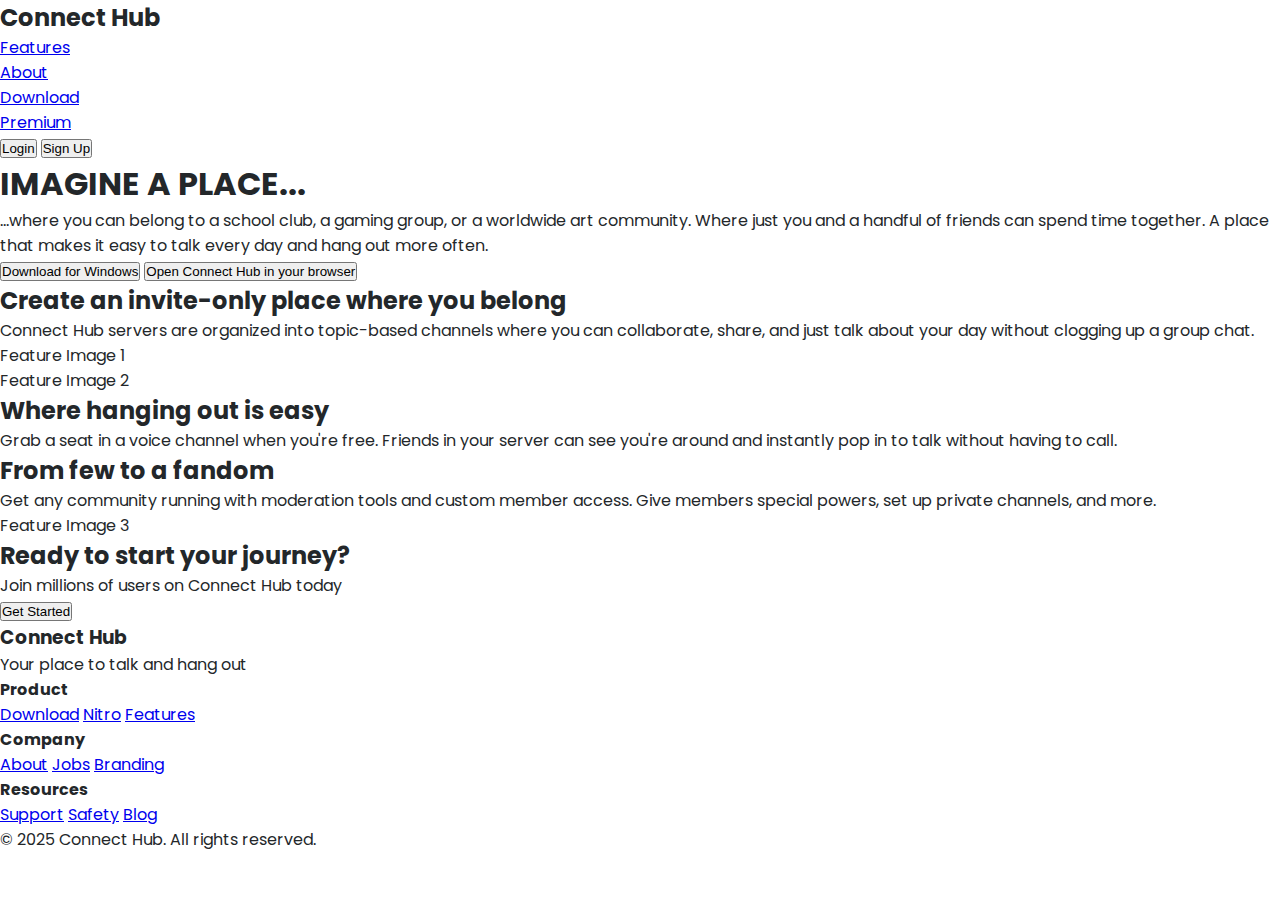
<file: index.html>
<!DOCTYPE html>
<html lang="en">
<head>
    <meta charset="UTF-8">
    <meta name="viewport" content="width=device-width, initial-scale=1.0">
    <title>Connect Hub - Where Communities Thrive</title>
    <link rel="stylesheet" href="Main.css">
    <link href="https://fonts.googleapis.com/css2?family=Poppins:wght@400;500;600;700&display=swap" rel="stylesheet">
</head>
<body>
    <div class="top">
        <div class="box">
            <div class="part1">
                <h2>Connect Hub</h2>
            </div>
            <div class="part2">
                <div class="item"><a href="Features.html">Features</a></div>
                <div class="item"><a href="#about">About</a></div>
                <div class="item"><a href="#download">Download</a></div>
                <div class="item"><a href="Nitro.html">Premium</a></div>
            </div>
            <div class="part3">
                <a href="#login"><button class="btn1">Login</button></a>
                <a href="#signup"><button class="btn2">Sign Up</button></a>
            </div>
        </div>
    </div>

    <div class="main">
        <div class="box main-box">
            <div class="stuff">
                <h1 class="text1">IMAGINE A PLACE...</h1>
                <p class="text2">
                    ...where you can belong to a school club, a gaming group, or a worldwide art community. 
                    Where just you and a handful of friends can spend time together. A place that makes it 
                    easy to talk every day and hang out more often.
                </p>
                <div class="btns">
                    <button class="btn3">Download for Windows</button>
                    <button class="btn4">Open Connect Hub in your browser</button>
                </div>
            </div>
        </div>
    </div>

    <div class="middle" id="features">
        <div class="box">
            <div class="row">
                <div class="col1">
                    <h2>Create an invite-only place where you belong</h2>
                    <p>Connect Hub servers are organized into topic-based channels where you can collaborate, 
                    share, and just talk about your day without clogging up a group chat.</p>
                </div>
                <div class="col2">
                    <div class="img">Feature Image 1</div>
                </div>
            </div>

            <div class="row rev">
                <div class="col2">
                    <div class="img">Feature Image 2</div>
                </div>
                <div class="col1">
                    <h2>Where hanging out is easy</h2>
                    <p>Grab a seat in a voice channel when you're free. Friends in your server can see you're 
                    around and instantly pop in to talk without having to call.</p>
                </div>
            </div>

            <div class="row">
                <div class="col1">
                    <h2>From few to a fandom</h2>
                    <p>Get any community running with moderation tools and custom member access. Give members 
                    special powers, set up private channels, and more.</p>
                </div>
                <div class="col2">
                    <div class="img">Feature Image 3</div>
                </div>
            </div>
        </div>
    </div>

    <div class="invi">
        <div class="box">
            <h2>Ready to start your journey?</h2>
            <p>Join millions of users on Connect Hub today</p>
            <button class="btn3">Get Started</button>
        </div>
    </div>

    <div class="last">
        <div class="box last-box">
            <div class="left">
                <h3>Connect Hub</h3>
                <p>Your place to talk and hang out</p>
            </div>
            <div class="right">
                <div class="group">
                    <h4>Product</h4>
                    <a href="#">Download</a>
                    <a href="Nitro.html">Nitro</a>
                    <a href="Features.html">Features</a>
                </div>
                <div class="group">
                    <h4>Company</h4>
                    <a href="#">About</a>
                    <a href="#">Jobs</a>
                    <a href="#">Branding</a>
                </div>
                <div class="group">
                    <h4>Resources</h4>
                    <a href="#">Support</a>
                    <a href="#">Safety</a>
                    <a href="#">Blog</a>
                </div>
            </div>
        </div>
        <div class="line">
            <p>&copy; 2025 Connect Hub. All rights reserved.</p>
        </div>
    </div>
    <script src="index.js"></script>

</body>
</html>
</file>
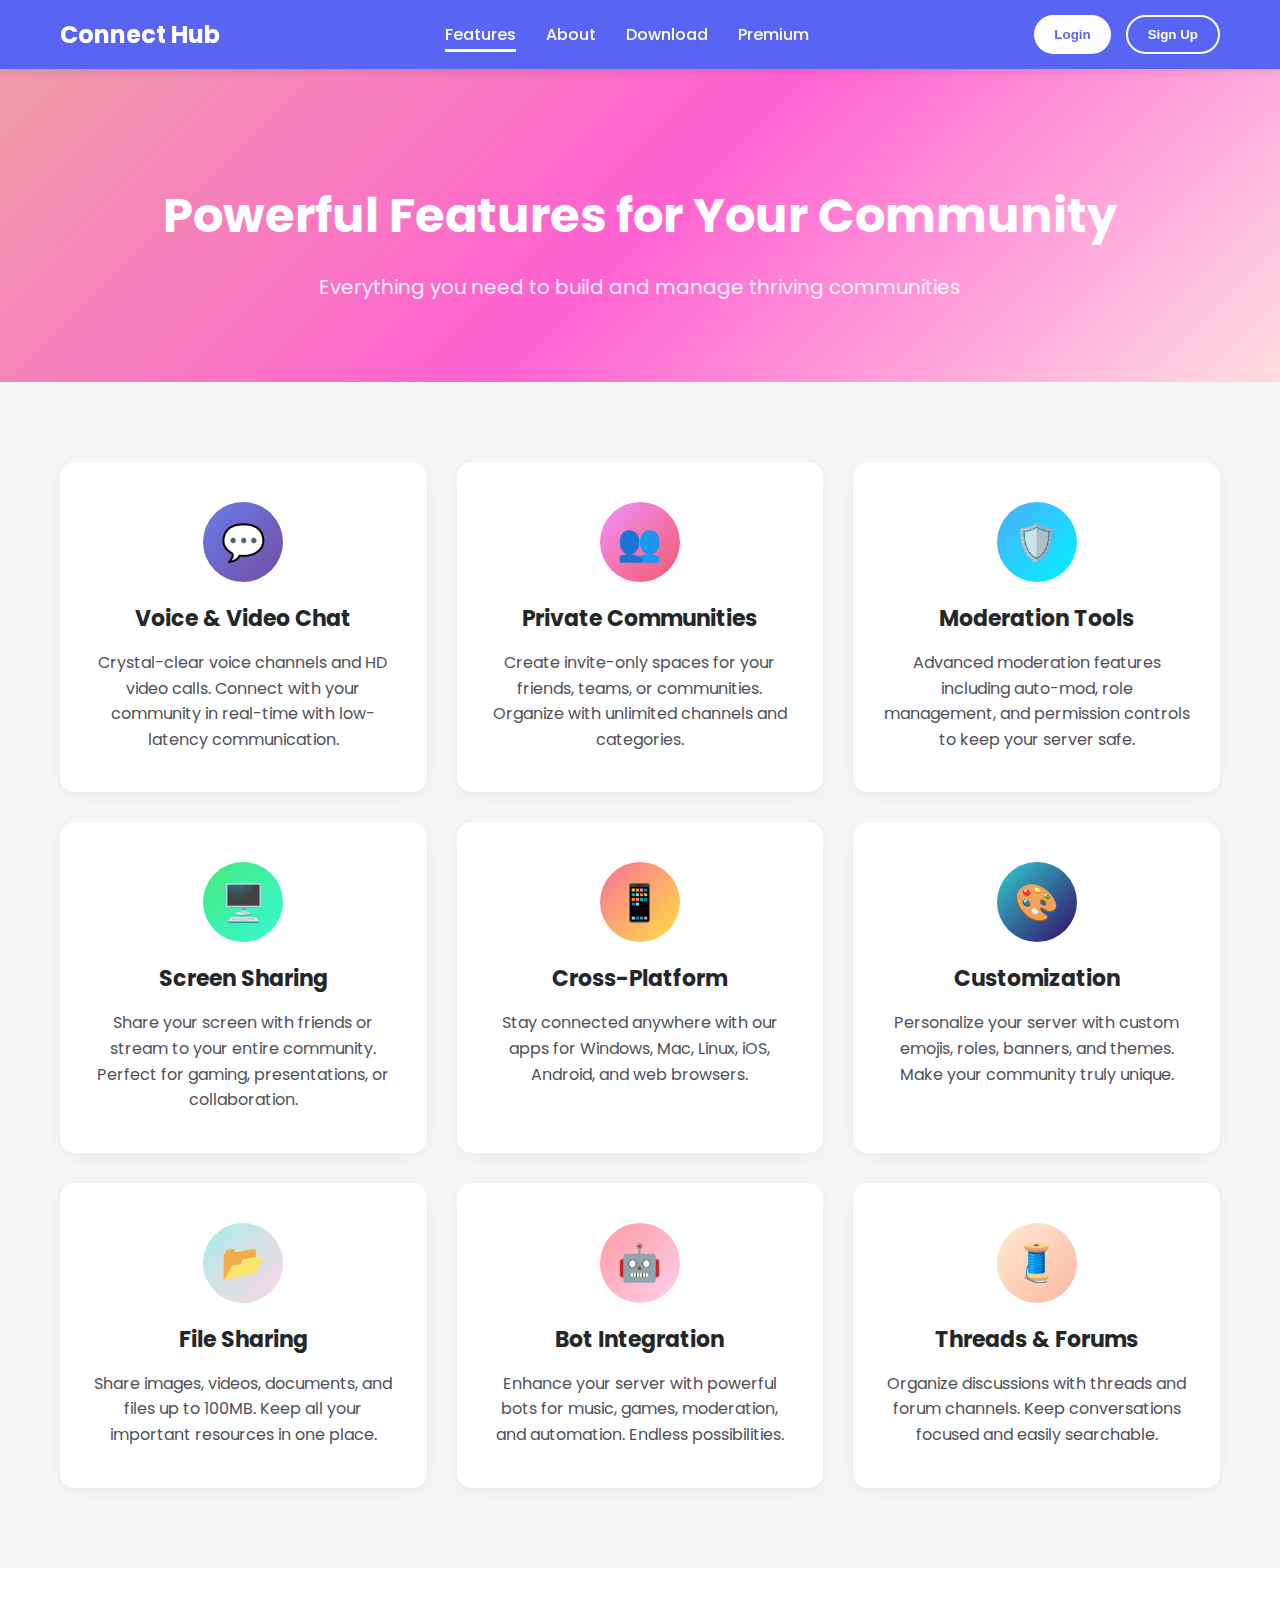
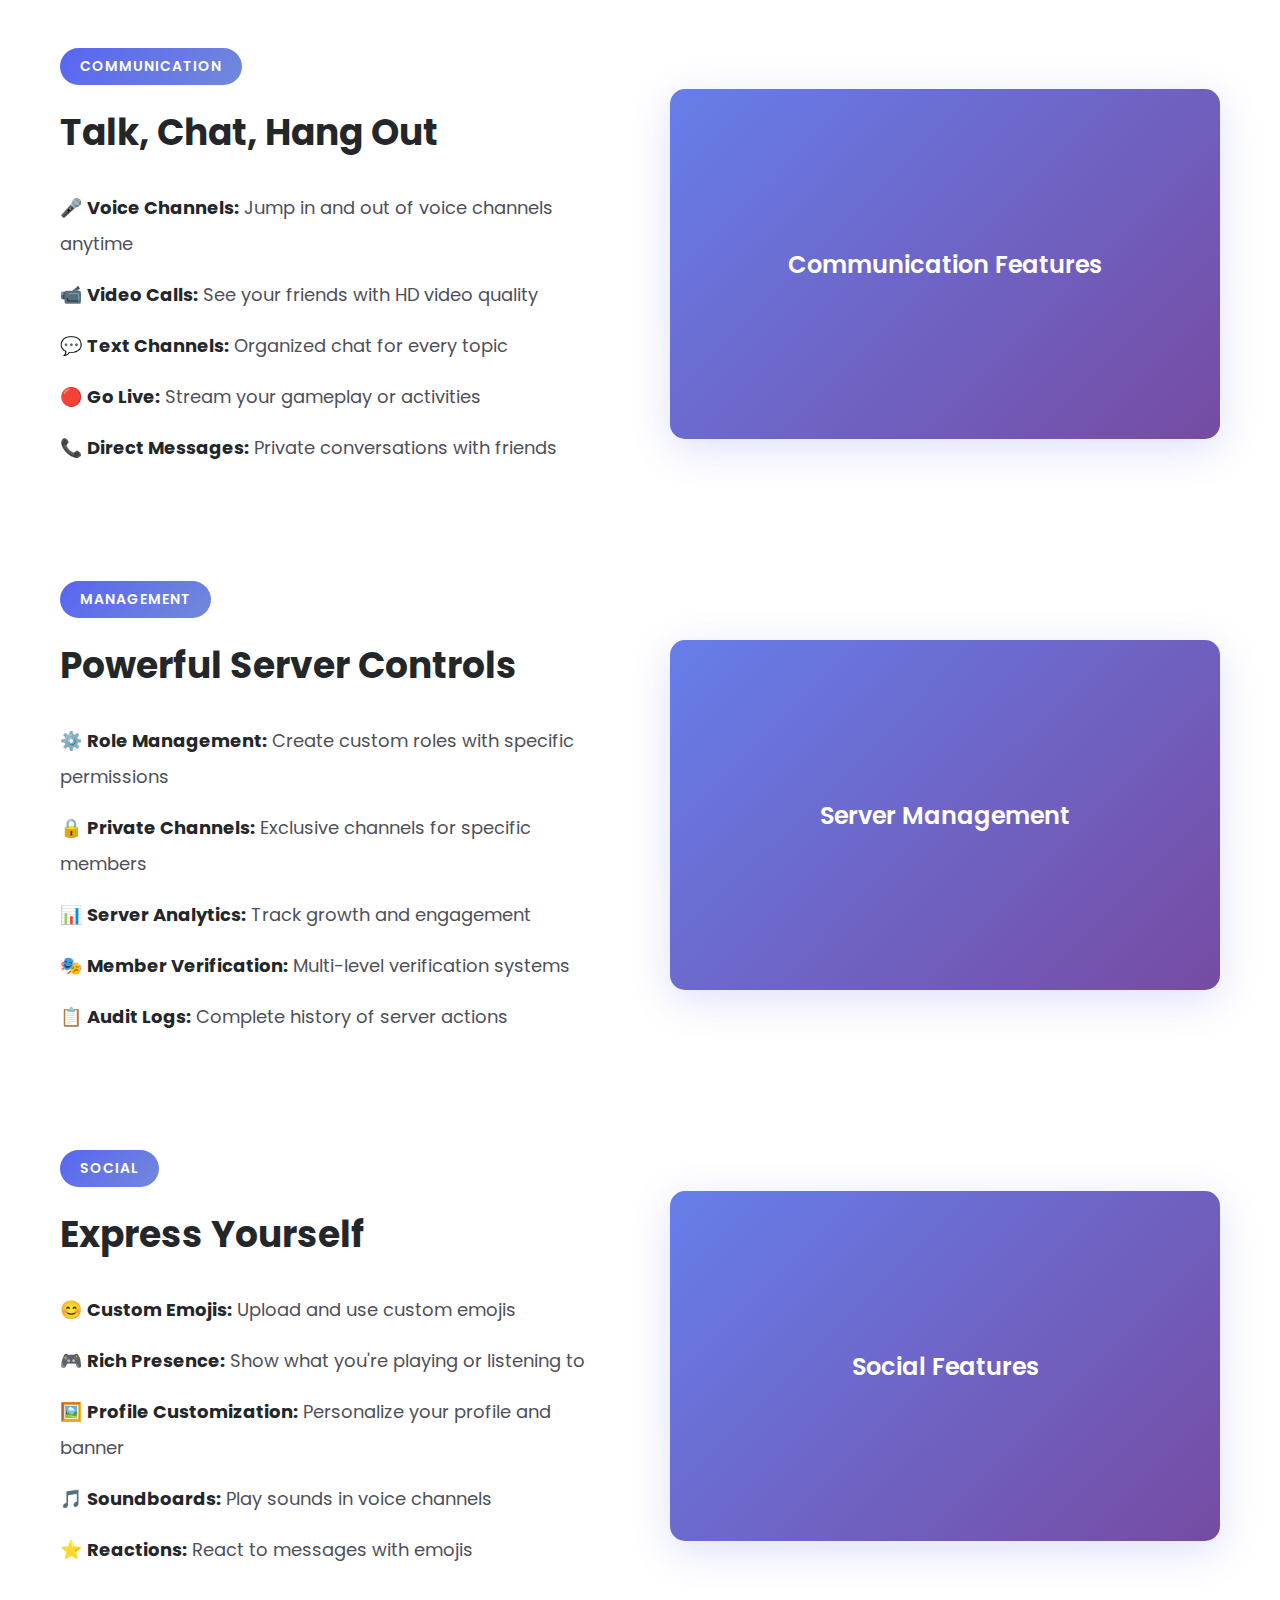
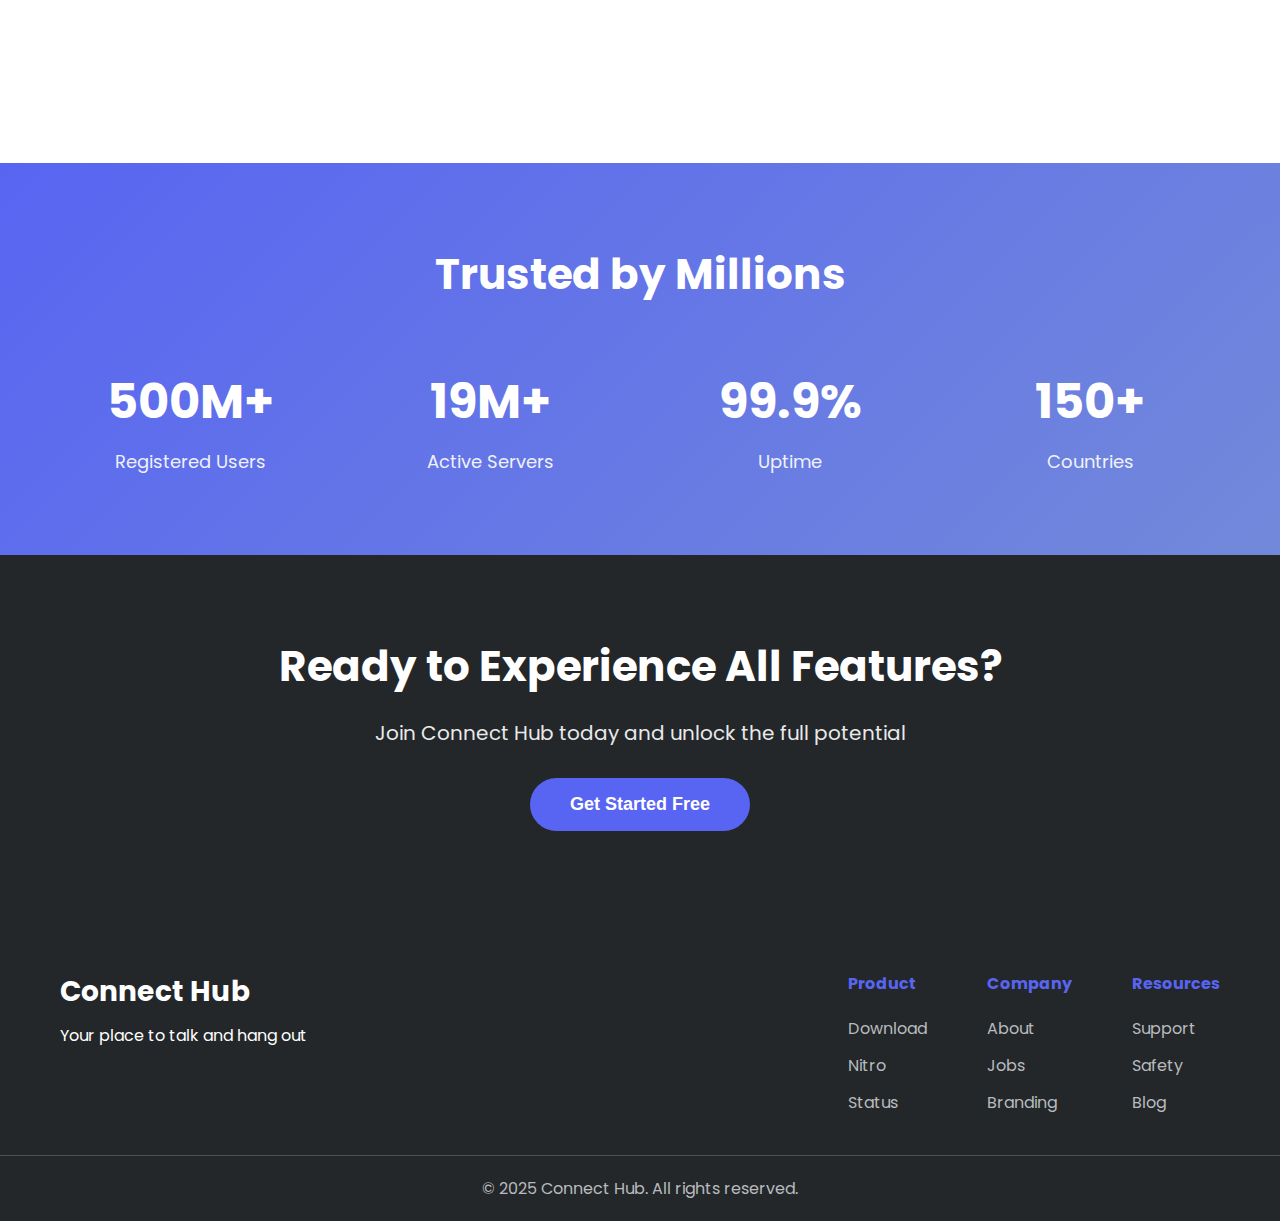
<file: Features.html>
<!DOCTYPE html>
<html lang="en">
<head>
    <meta charset="UTF-8">
    <meta name="viewport" content="width=device-width, initial-scale=1.0">
    <title>Features - Connect Hub</title>
    <link rel="stylesheet" href="Features.css">
    <link href="https://fonts.googleapis.com/css2?family=Poppins:wght@400;500;600;700&display=swap" rel="stylesheet">
</head>
<body>
    <!-- Navigation Bar -->
    <nav class="navbar">
        <div class="container nav-container">
            <div class="logo">
                <a href="Main.html"><h2>Connect Hub</h2></a>
            </div>
            <ul class="nav-links">
                <li><a href="features.html" class="active">Features</a></li>
                <li><a href="#about">About</a></li>
                <li><a href="#download">Download</a></li>
                <li><a href="Nitro.html">Premium</a></li>
            </ul>
            <div class="nav-buttons">
                <button class="btn-login">Login</button>
                <button class="btn-signup">Sign Up</button>
            </div>
        </div>
    </nav>

    <!-- Hero Section -->
    <section class="features-hero">
        <div class="container">
            <h1>Powerful Features for Your Community</h1>
            <p>Everything you need to build and manage thriving communities</p>
        </div>
    </section>

    <!-- Main Features Grid -->
    <section class="features-grid">
        <div class="container">
            <div class="feature-card-grid">
                <!-- Feature 1 -->
                <div class="feature-box">
                    <div class="feature-icon">
                        <div class="icon-circle voice">💬</div>
                    </div>
                    <h3>Voice & Video Chat</h3>
                    <p>Crystal-clear voice channels and HD video calls. Connect with your community in real-time with low-latency communication.</p>
                </div>

                <!-- Feature 2 -->
                <div class="feature-box">
                    <div class="feature-icon">
                        <div class="icon-circle community">👥</div>
                    </div>
                    <h3>Private Communities</h3>
                    <p>Create invite-only spaces for your friends, teams, or communities. Organize with unlimited channels and categories.</p>
                </div>

                <!-- Feature 3 -->
                <div class="feature-box">
                    <div class="feature-icon">
                        <div class="icon-circle moderation">🛡️</div>
                    </div>
                    <h3>Moderation Tools</h3>
                    <p>Advanced moderation features including auto-mod, role management, and permission controls to keep your server safe.</p>
                </div>

                <!-- Feature 4 -->
                <div class="feature-box">
                    <div class="feature-icon">
                        <div class="icon-circle screen">🖥️</div>
                    </div>
                    <h3>Screen Sharing</h3>
                    <p>Share your screen with friends or stream to your entire community. Perfect for gaming, presentations, or collaboration.</p>
                </div>

                <!-- Feature 5 -->
                <div class="feature-box">
                    <div class="feature-icon">
                        <div class="icon-circle mobile">📱</div>
                    </div>
                    <h3>Cross-Platform</h3>
                    <p>Stay connected anywhere with our apps for Windows, Mac, Linux, iOS, Android, and web browsers.</p>
                </div>

                <!-- Feature 6 -->
                <div class="feature-box">
                    <div class="feature-icon">
                        <div class="icon-circle custom">🎨</div>
                    </div>
                    <h3>Customization</h3>
                    <p>Personalize your server with custom emojis, roles, banners, and themes. Make your community truly unique.</p>
                </div>

                <!-- Feature 7 -->
                <div class="feature-box">
                    <div class="feature-icon">
                        <div class="icon-circle file">📂</div>
                    </div>
                    <h3>File Sharing</h3>
                    <p>Share images, videos, documents, and files up to 100MB. Keep all your important resources in one place.</p>
                </div>

                <!-- Feature 8 -->
                <div class="feature-box">
                    <div class="feature-icon">
                        <div class="icon-circle bot">🤖</div>
                    </div>
                    <h3>Bot Integration</h3>
                    <p>Enhance your server with powerful bots for music, games, moderation, and automation. Endless possibilities.</p>
                </div>

                <!-- Feature 9 -->
                <div class="feature-box">
                    <div class="feature-icon">
                        <div class="icon-circle thread">🧵</div>
                    </div>
                    <h3>Threads & Forums</h3>
                    <p>Organize discussions with threads and forum channels. Keep conversations focused and easily searchable.</p>
                </div>
            </div>
        </div>
    </section>

    <!-- Detailed Feature Sections -->
    <section class="detailed-features">
        <div class="container">
            <!-- Communication Feature -->
            <div class="detail-card">
                <div class="detail-content">
                    <span class="category-badge">Communication</span>
                    <h2>Talk, Chat, Hang Out</h2>
                    <ul class="feature-list">
                        <li>🎤 <strong>Voice Channels:</strong> Jump in and out of voice channels anytime</li>
                        <li>📹 <strong>Video Calls:</strong> See your friends with HD video quality</li>
                        <li>💬 <strong>Text Channels:</strong> Organized chat for every topic</li>
                        <li>🔴 <strong>Go Live:</strong> Stream your gameplay or activities</li>
                        <li>📞 <strong>Direct Messages:</strong> Private conversations with friends</li>
                    </ul>
                </div>
                <div class="detail-image">
                    <div class="placeholder-detail">Communication Features</div>
                </div>
            </div>

            <!-- Server Management -->
            <div class="detail-card reverse">
                <div class="detail-image">
                    <div class="placeholder-detail">Server Management</div>
                </div>
                <div class="detail-content">
                    <span class="category-badge">Management</span>
                    <h2>Powerful Server Controls</h2>
                    <ul class="feature-list">
                        <li>⚙️ <strong>Role Management:</strong> Create custom roles with specific permissions</li>
                        <li>🔒 <strong>Private Channels:</strong> Exclusive channels for specific members</li>
                        <li>📊 <strong>Server Analytics:</strong> Track growth and engagement</li>
                        <li>🎭 <strong>Member Verification:</strong> Multi-level verification systems</li>
                        <li>📋 <strong>Audit Logs:</strong> Complete history of server actions</li>
                    </ul>
                </div>
            </div>

            <!-- Social Features -->
            <div class="detail-card">
                <div class="detail-content">
                    <span class="category-badge">Social</span>
                    <h2>Express Yourself</h2>
                    <ul class="feature-list">
                        <li>😊 <strong>Custom Emojis:</strong> Upload and use custom emojis</li>
                        <li>🎮 <strong>Rich Presence:</strong> Show what you're playing or listening to</li>
                        <li>🖼️ <strong>Profile Customization:</strong> Personalize your profile and banner</li>
                        <li>🎵 <strong>Soundboards:</strong> Play sounds in voice channels</li>
                        <li>⭐ <strong>Reactions:</strong> React to messages with emojis</li>
                    </ul>
                </div>
                <div class="detail-image">
                    <div class="placeholder-detail">Social Features</div>
                </div>
            </div>
        </div>
    </section>

    <!-- Stats Section -->
    <section class="stats-section">
        <div class="container">
            <h2>Trusted by Millions</h2>
            <div class="stats-grid">
                <div class="stat-box">
                    <h3>500M+</h3>
                    <p>Registered Users</p>
                </div>
                <div class="stat-box">
                    <h3>19M+</h3>
                    <p>Active Servers</p>
                </div>
                <div class="stat-box">
                    <h3>99.9%</h3>
                    <p>Uptime</p>
                </div>
                <div class="stat-box">
                    <h3>150+</h3>
                    <p>Countries</p>
                </div>
            </div>
        </div>
    </section>

    <!-- CTA Section -->
    <section class="cta-section">
        <div class="container">
            <h2>Ready to Experience All Features?</h2>
            <p>Join Connect Hub today and unlock the full potential</p>
            <button class="btn-primary">Get Started Free</button>
        </div>
    </section>

    <!-- Footer -->
    <footer class="footer">
        <div class="container footer-container">
            <div class="footer-brand">
                <h3>Connect Hub</h3>
                <p>Your place to talk and hang out</p>
            </div>
            <div class="footer-links">
                <div class="footer-column">
                    <h4>Product</h4>
                    <a href="#download">Download</a>
                    <a href="Nitro.html">Nitro</a>
                    <a href="#status">Status</a>
                </div>
                <div class="footer-column">
                    <h4>Company</h4>
                    <a href="#about">About</a>
                    <a href="#jobs">Jobs</a>
                    <a href="#branding">Branding</a>
                </div>
                <div class="footer-column">
                    <h4>Resources</h4>
                    <a href="#support">Support</a>
                    <a href="#safety">Safety</a>
                    <a href="#blog">Blog</a>
                </div>
            </div>
        </div>
        <div class="footer-bottom">
            <p>&copy; 2025 Connect Hub. All rights reserved.</p>
        </div>
    </footer>

</body>
</html>
</file>
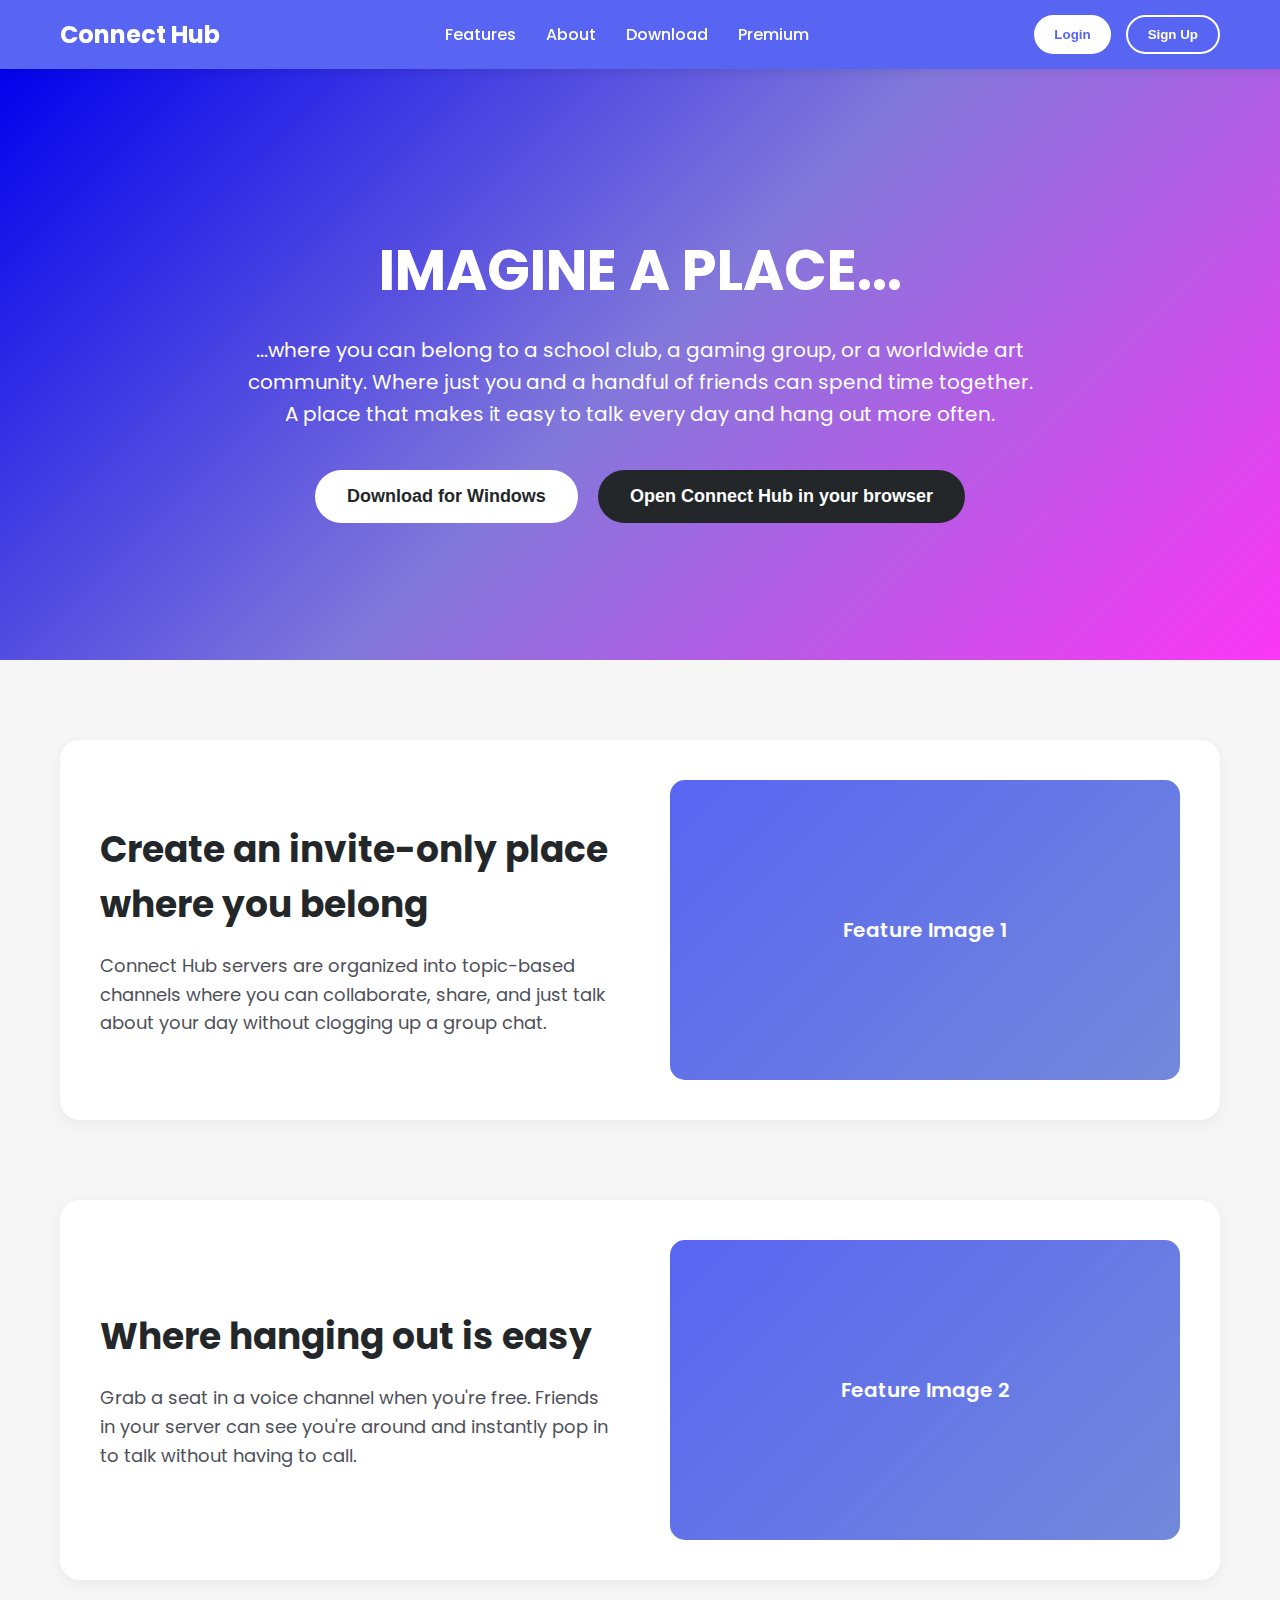
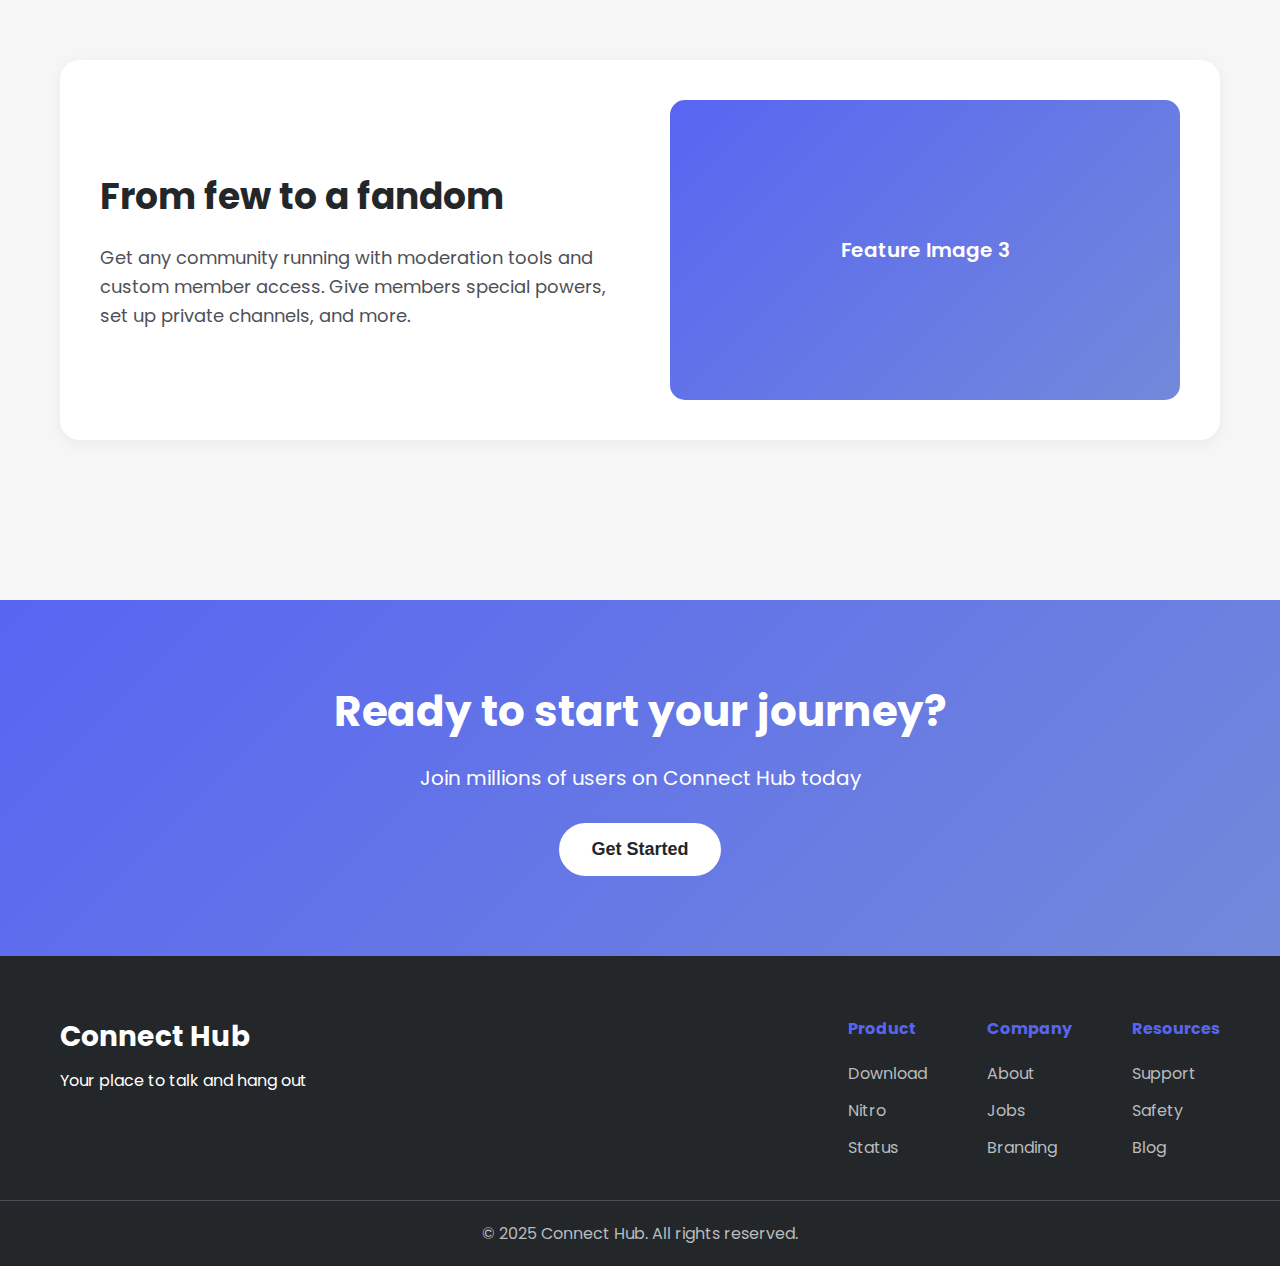
<file: Main.html>
<!DOCTYPE html>
<html lang="en">
<head>
    <meta charset="UTF-8">
    <meta name="viewport" content="width=device-width, initial-scale=1.0">
    <title>Connect Hub - Where Communities Thrive</title>
    <link rel="stylesheet" href="Main.css">
    <link href="https://fonts.googleapis.com/css2?family=Poppins:wght@400;500;600;700&display=swap" rel="stylesheet">
</head>
<body>
    <div class="navbar">
        <div class="container nav-container">
            <div class="logo">
                <h2>Connect Hub</h2>
            </div>
            <ul class="nav-links">
                <li><a href="Features.html">Features</a></li>
                <li><a href="#about">About</a></li>
                <li><a href="#download">Download</a></li>
                <li><a href="Nitro.html">Premium</a></li>
            </ul>
            <div class="nav-buttons">
                <button class="btn-login" id="loginBtn">Login</button>
                <button class="btn-signup" id="signupBtn">Sign Up</button>
            </div>
        </div>
    </div>

    <div class="hero">
        <div class="container hero-container">
            <div class="hero-content">
                <h1 class="hero-title">IMAGINE A PLACE...</h1>
                <p class="hero-description">
                    ...where you can belong to a school club, a gaming group, or a worldwide art community. 
                    Where just you and a handful of friends can spend time together. A place that makes it 
                    easy to talk every day and hang out more often.
                </p>
                <div class="hero-buttons">
                    <button class="btn-primary">Download for Windows</button>
                    <button class="btn-secondary">Open Connect Hub in your browser</button>
                </div>
            </div>
        </div>
    </div>

    <section class="features" id="features">
        <div class="container">
            <div class="feature-card">
                <div class="feature-text">
                    <h2>Create an invite-only place where you belong</h2>
                    <p>Connect Hub servers are organized into topic-based channels where you can collaborate, 
                    share, and just talk about your day without clogging up a group chat.</p>
                </div>
                <div class="feature-image">
                    <div class="placeholder-img">Feature Image 1</div>
                </div>
            </div>

            <div class="feature-card reverse">
                <div class="feature-image">
                    <div class="placeholder-img">Feature Image 2</div>
                </div>
                <div class="feature-text">
                    <h2>Where hanging out is easy</h2>
                    <p>Grab a seat in a voice channel when you're free. Friends in your server can see you're 
                    around and instantly pop in to talk without having to call.</p>
                </div>
            </div>

            <div class="feature-card">
                <div class="feature-text">
                    <h2>From few to a fandom</h2>
                    <p>Get any community running with moderation tools and custom member access. Give members 
                    special powers, set up private channels, and more.</p>
                </div>
                <div class="feature-image">
                    <div class="placeholder-img">Feature Image 3</div>
                </div>
            </div>
        </div>
    </section>

    <section class="cta-section">
        <div class="container">
            <h2>Ready to start your journey?</h2>
            <p>Join millions of users on Connect Hub today</p>
            <button class="btn-primary">Get Started</button>
        </div>
    </section>

    <footer class="footer">
        <div class="container footer-container">
            <div class="footer-brand">
                <h3>Connect Hub</h3>
                <p>Your place to talk and hang out</p>
            </div>
            <div class="footer-links">
                <div class="footer-column">
                    <h4>Product</h4>
                    <a href="#">Download</a>
                    <a href="Nitro.html">Nitro</a>
                    <a href="#">Status</a>
                </div>
                <div class="footer-column">
                    <h4>Company</h4>
                    <a href="#">About</a>
                    <a href="#">Jobs</a>
                    <a href="#">Branding</a>
                </div>
                <div class="footer-column">
                    <h4>Resources</h4>
                    <a href="#">Support</a>
                    <a href="#">Safety</a>
                    <a href="#">Blog</a>
                </div>
            </div>
        </div>
        <div class="footer-bottom">
            <p>&copy; 2025 Connect Hub. All rights reserved.</p>
        </div>
    </footer>

    <div class="modal" id="loginModal">
        <div class="modal-overlay"></div>
        <div class="modal-content">
            <span class="close-btn" id="closeLogin">&times;</span>
            <div class="form-container">
                <h2>Welcome Back!</h2>
                <p class="form-subtitle">We're so excited to see you again!</p>
                <form class="auth-form">
                    <div class="form-group">
                        <label>Email or Username</label>
                        <input type="text" placeholder="Enter your email or username" required>
                    </div>
                    <div class="form-group">
                        <label>Password</label>
                        <input type="password" placeholder="Enter your password" required>
                    </div>
                    <a href="#" class="forgot-password">Forgot your password?</a>
                    <button type="submit" class="btn-form">Login</button>
                    <p class="form-switch">Need an account? <a href="#" id="switchToSignup">Register</a></p>
                </form>
            </div>
        </div>
    </div>

    <div class="modal" id="signupModal">
        <div class="modal-overlay"></div>
        <div class="modal-content">
            <span class="close-btn" id="closeSignup">&times;</span>
            <div class="form-container">
                <h2>Create an Account</h2>
                <p class="form-subtitle">Join Connect Hub today!</p>
                <form class="auth-form">
                    <div class="form-group">
                        <label>Email</label>
                        <input type="email" placeholder="Enter your email" required>
                    </div>
                    <div class="form-group">
                        <label>Username</label>
                        <input type="text" placeholder="Choose a username" required>
                    </div>
                    <div class="form-group">
                        <label>Password</label>
                        <input type="password" placeholder="Create a password" required>
                    </div>
                    <div class="form-group">
                        <label>Confirm Password</label>
                        <input type="password" placeholder="Confirm your password" required>
                    </div>
                    <button type="submit" class="btn-form">Sign Up</button>
                    <p class="form-switch">Already have an account? <a href="#" id="switchToLogin">Login</a></p>
                </form>
            </div>
        </div>
    </div>

</body>
</html>
</file>
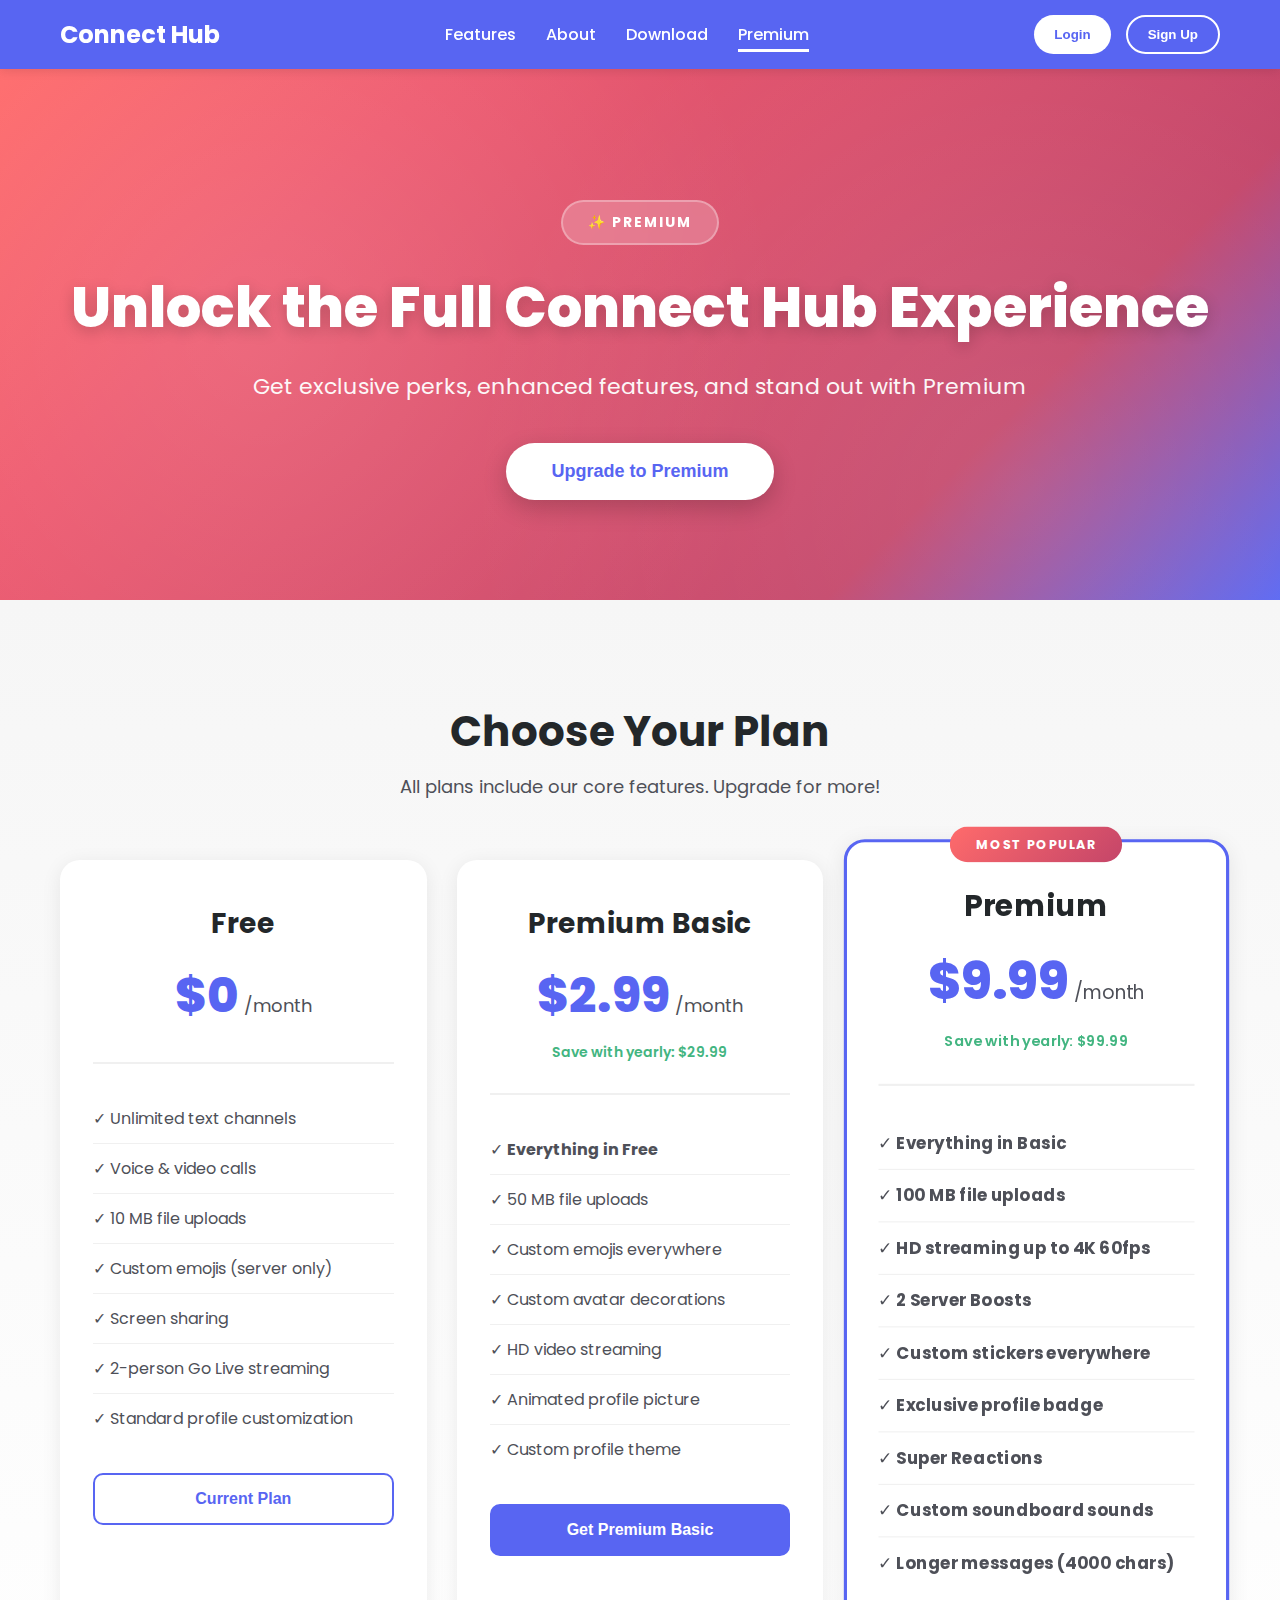
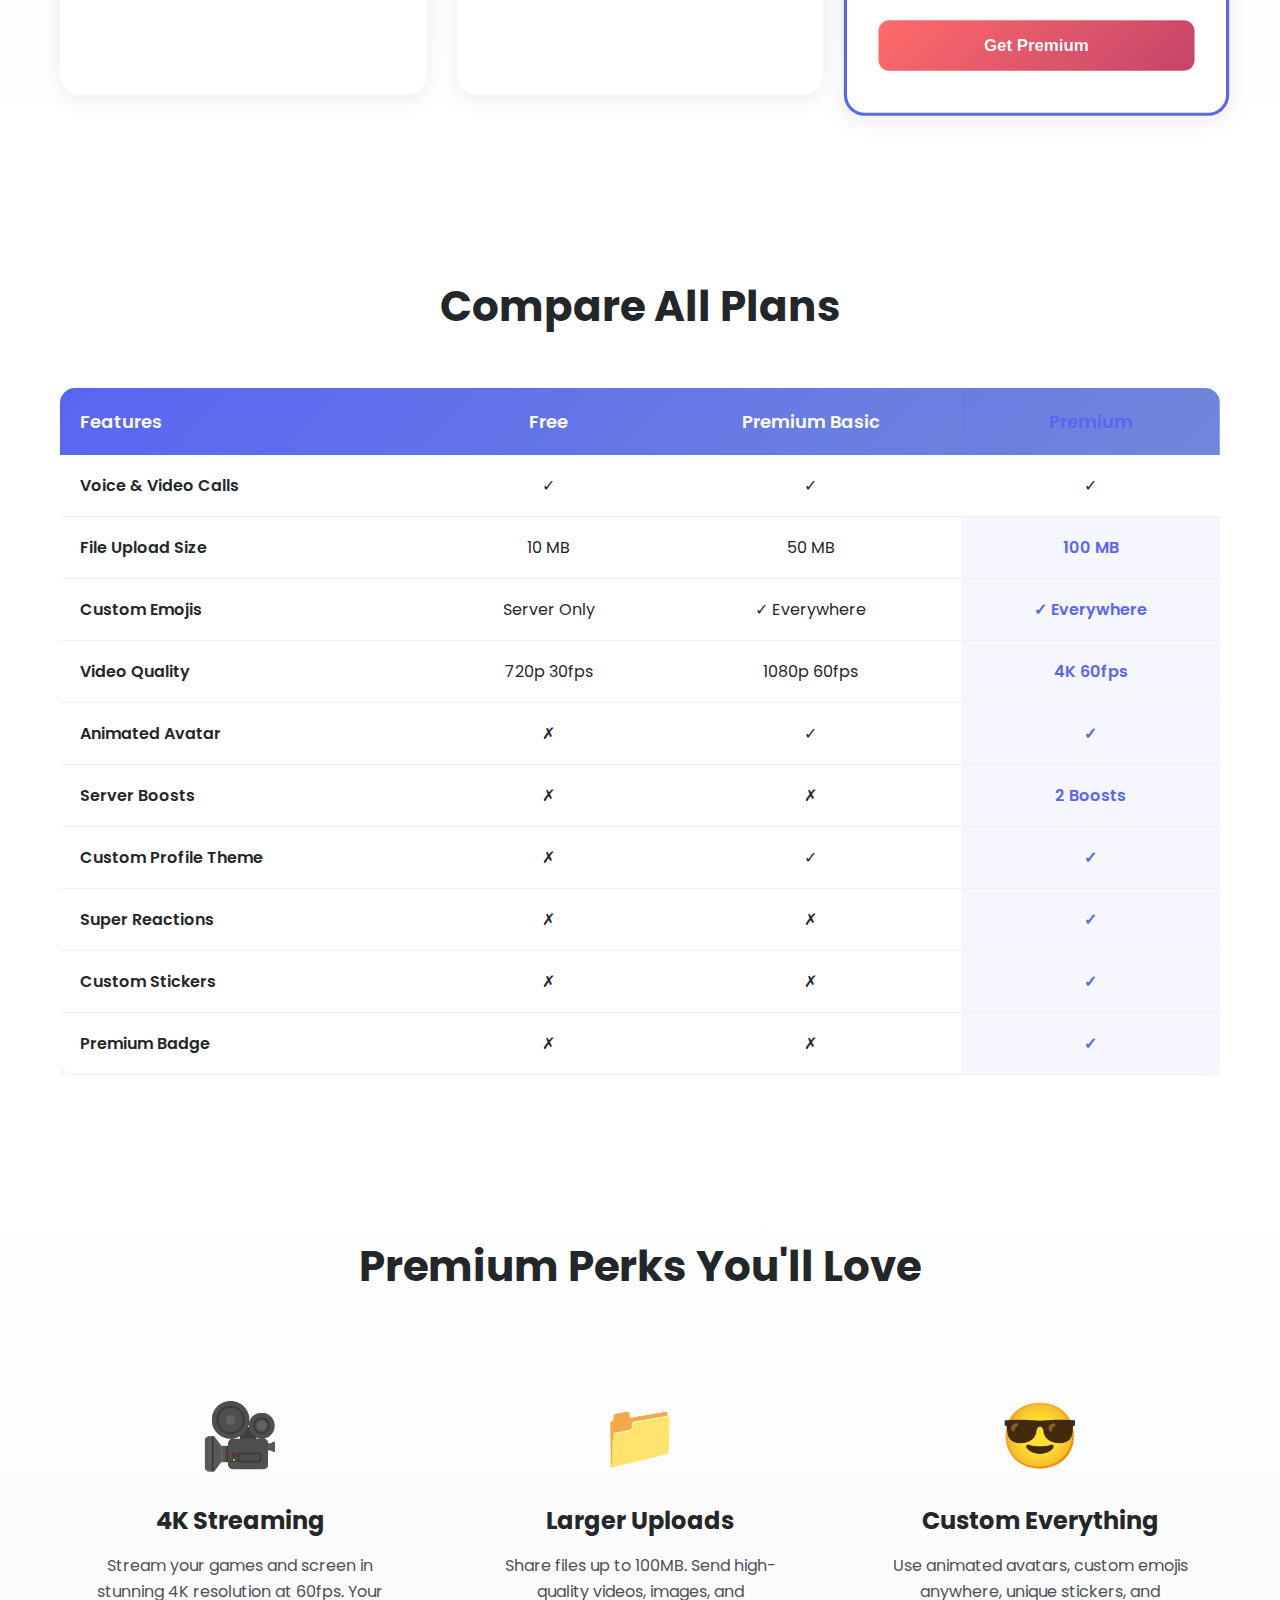
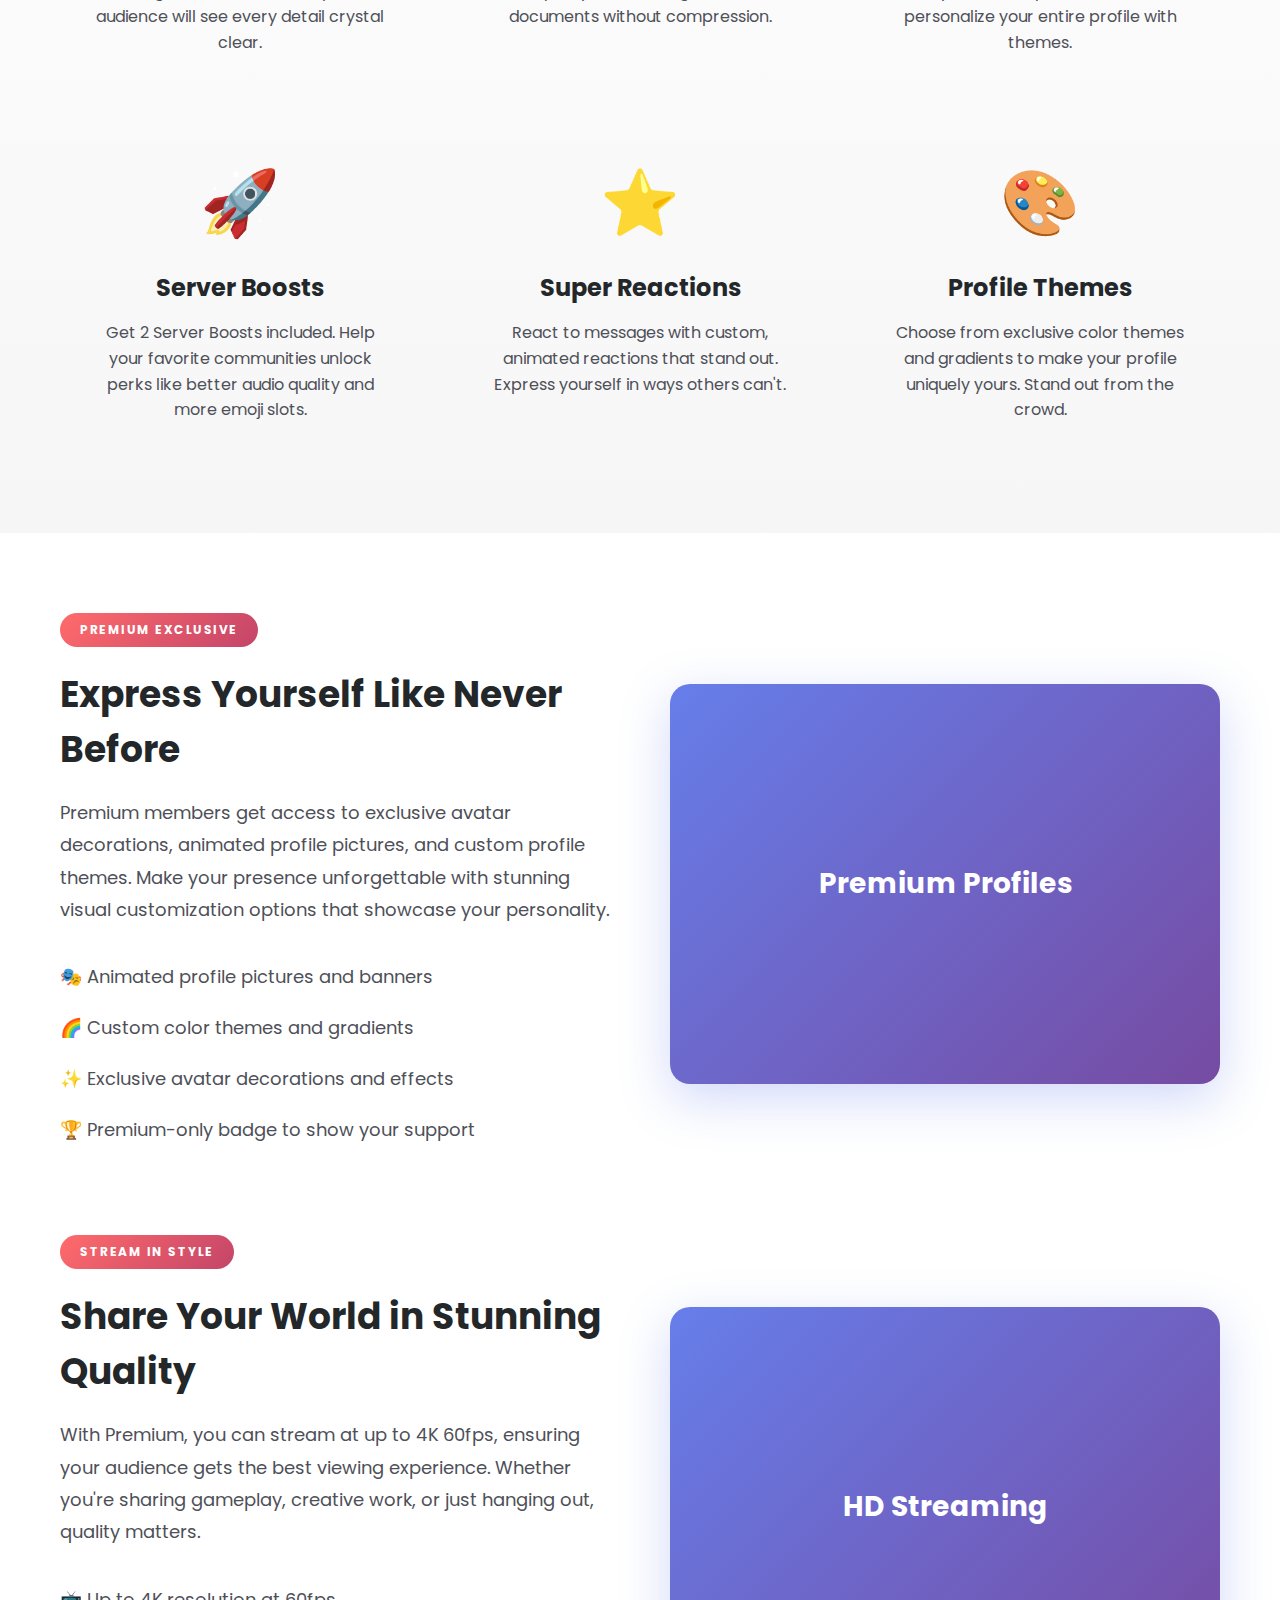
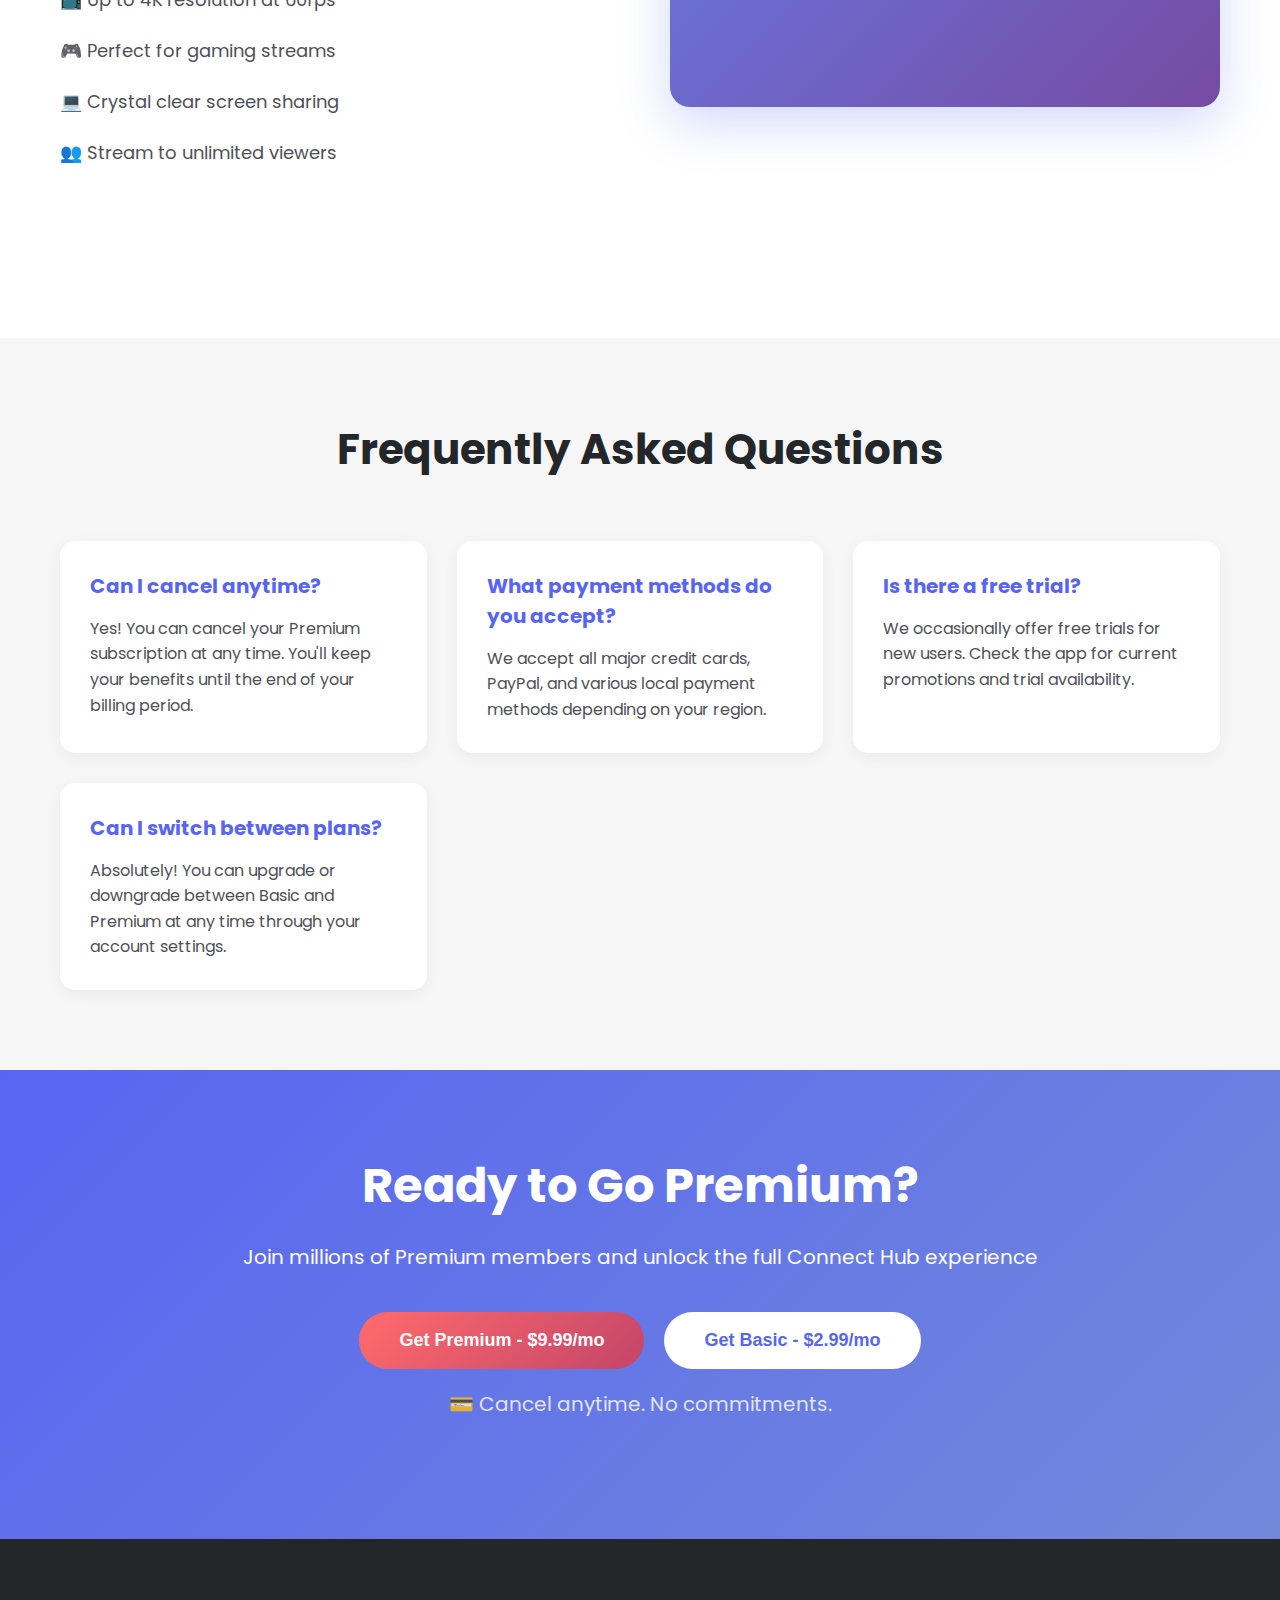
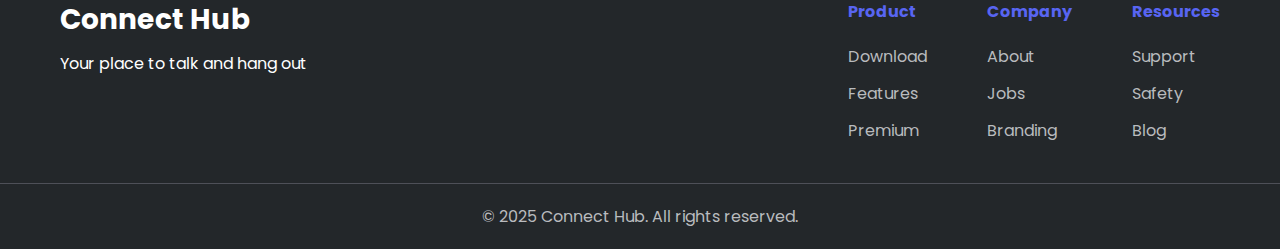
<file: Nitro.html>
<!DOCTYPE html>
<html lang="en">
<head>
    <meta charset="UTF-8">
    <meta name="viewport" content="width=device-width, initial-scale=1.0">
    <title>Connect Hub Premium - Unlock More Features</title>
    <link rel="stylesheet" href="Nitro.css">
    <link href="https://fonts.googleapis.com/css2?family=Poppins:wght@400;500;600;700;800&display=swap" rel="stylesheet">
</head>
<body>
    <!-- Navigation Bar -->
    <nav class="navbar">
        <div class="container nav-container">
            <div class="logo">
                <a href="Main.html"><h2>Connect Hub</h2></a>
            </div>
            <ul class="nav-links">
                <li><a href="features.html">Features</a></li>
                <li><a href="#about">About</a></li>
                <li><a href="#download">Download</a></li>
                <li><a href="nitro.html" class="active">Premium</a></li>
            </ul>
            <div class="nav-buttons">
                <button class="btn-login">Login</button>
                <button class="btn-signup">Sign Up</button>
            </div>
        </div>
    </nav>

    <!-- Hero Section -->
    <section class="premium-hero">
        <div class="container">
            <div class="hero-badge">✨ PREMIUM</div>
            <h1>Unlock the Full Connect Hub Experience</h1>
            <p>Get exclusive perks, enhanced features, and stand out with Premium</p>
            <button class="btn-hero">Upgrade to Premium</button>
        </div>
    </section>

    <!-- Pricing Cards Section -->
    <section class="pricing-section">
        <div class="container">
            <h2>Choose Your Plan</h2>
            <p class="section-subtitle">All plans include our core features. Upgrade for more!</p>
            
            <div class="pricing-cards">
                <!-- Free Plan -->
                <div class="pricing-card">
                    <div class="plan-header">
                        <h3>Free</h3>
                        <div class="price">
                            <span class="amount">$0</span>
                            <span class="period">/month</span>
                        </div>
                    </div>
                    <ul class="plan-features">
                        <li>✓ Unlimited text channels</li>
                        <li>✓ Voice & video calls</li>
                        <li>✓ 10 MB file uploads</li>
                        <li>✓ Custom emojis (server only)</li>
                        <li>✓ Screen sharing</li>
                        <li>✓ 2-person Go Live streaming</li>
                        <li>✓ Standard profile customization</li>
                    </ul>
                    <button class="btn-plan">Current Plan</button>
                </div>

                <!-- Premium Basic Plan -->
                <div class="pricing-card">
                    <div class="plan-header">
                        <h3>Premium Basic</h3>
                        <div class="price">
                            <span class="amount">$2.99</span>
                            <span class="period">/month</span>
                        </div>
                        <div class="save-badge">Save with yearly: $29.99</div>
                    </div>
                    <ul class="plan-features">
                        <li>✓ <strong>Everything in Free</strong></li>
                        <li>✓ 50 MB file uploads</li>
                        <li>✓ Custom emojis everywhere</li>
                        <li>✓ Custom avatar decorations</li>
                        <li>✓ HD video streaming</li>
                        <li>✓ Animated profile picture</li>
                        <li>✓ Custom profile theme</li>
                    </ul>
                    <button class="btn-plan primary">Get Premium Basic</button>
                </div>

                <!-- Premium Full Plan - Highlighted -->
                <div class="pricing-card featured">
                    <div class="popular-badge">MOST POPULAR</div>
                    <div class="plan-header">
                        <h3>Premium</h3>
                        <div class="price">
                            <span class="amount">$9.99</span>
                            <span class="period">/month</span>
                        </div>
                        <div class="save-badge">Save with yearly: $99.99</div>
                    </div>
                    <ul class="plan-features">
                        <li>✓ <strong>Everything in Basic</strong></li>
                        <li>✓ <strong>100 MB file uploads</strong></li>
                        <li>✓ <strong>HD streaming up to 4K 60fps</strong></li>
                        <li>✓ <strong>2 Server Boosts</strong></li>
                        <li>✓ <strong>Custom stickers everywhere</strong></li>
                        <li>✓ <strong>Exclusive profile badge</strong></li>
                        <li>✓ <strong>Super Reactions</strong></li>
                        <li>✓ <strong>Custom soundboard sounds</strong></li>
                        <li>✓ <strong>Longer messages (4000 chars)</strong></li>
                    </ul>
                    <button class="btn-plan premium">Get Premium</button>
                </div>
            </div>
        </div>
    </section>

    <!-- Comparison Table -->
    <section class="comparison-section">
        <div class="container">
            <h2>Compare All Plans</h2>
            <div class="comparison-table-wrapper">
                <table class="comparison-table">
                    <thead>
                        <tr>
                            <th>Features</th>
                            <th>Free</th>
                            <th>Premium Basic</th>
                            <th class="premium-col">Premium</th>
                        </tr>
                    </thead>
                    <tbody>
                        <tr>
                            <td>Voice & Video Calls</td>
                            <td>✓</td>
                            <td>✓</td>
                            <td>✓</td>
                        </tr>
                        <tr>
                            <td>File Upload Size</td>
                            <td>10 MB</td>
                            <td>50 MB</td>
                            <td class="premium-col">100 MB</td>
                        </tr>
                        <tr>
                            <td>Custom Emojis</td>
                            <td>Server Only</td>
                            <td>✓ Everywhere</td>
                            <td class="premium-col">✓ Everywhere</td>
                        </tr>
                        <tr>
                            <td>Video Quality</td>
                            <td>720p 30fps</td>
                            <td>1080p 60fps</td>
                            <td class="premium-col">4K 60fps</td>
                        </tr>
                        <tr>
                            <td>Animated Avatar</td>
                            <td>✗</td>
                            <td>✓</td>
                            <td class="premium-col">✓</td>
                        </tr>
                        <tr>
                            <td>Server Boosts</td>
                            <td>✗</td>
                            <td>✗</td>
                            <td class="premium-col">2 Boosts</td>
                        </tr>
                        <tr>
                            <td>Custom Profile Theme</td>
                            <td>✗</td>
                            <td>✓</td>
                            <td class="premium-col">✓</td>
                        </tr>
                        <tr>
                            <td>Super Reactions</td>
                            <td>✗</td>
                            <td>✗</td>
                            <td class="premium-col">✓</td>
                        </tr>
                        <tr>
                            <td>Custom Stickers</td>
                            <td>✗</td>
                            <td>✗</td>
                            <td class="premium-col">✓</td>
                        </tr>
                        <tr>
                            <td>Premium Badge</td>
                            <td>✗</td>
                            <td>✗</td>
                            <td class="premium-col">✓</td>
                        </tr>
                    </tbody>
                </table>
            </div>
        </div>
    </section>

    <!-- Features Showcase -->
    <section class="features-showcase">
        <div class="container">
            <h2>Premium Perks You'll Love</h2>
            
            <div class="showcase-grid">
                <div class="showcase-item">
                    <div class="showcase-icon">🎥</div>
                    <h3>4K Streaming</h3>
                    <p>Stream your games and screen in stunning 4K resolution at 60fps. Your audience will see every detail crystal clear.</p>
                </div>

                <div class="showcase-item">
                    <div class="showcase-icon">📁</div>
                    <h3>Larger Uploads</h3>
                    <p>Share files up to 100MB. Send high-quality videos, images, and documents without compression.</p>
                </div>

                <div class="showcase-item">
                    <div class="showcase-icon">😎</div>
                    <h3>Custom Everything</h3>
                    <p>Use animated avatars, custom emojis anywhere, unique stickers, and personalize your entire profile with themes.</p>
                </div>

                <div class="showcase-item">
                    <div class="showcase-icon">🚀</div>
                    <h3>Server Boosts</h3>
                    <p>Get 2 Server Boosts included. Help your favorite communities unlock perks like better audio quality and more emoji slots.</p>
                </div>

                <div class="showcase-item">
                    <div class="showcase-icon">⭐</div>
                    <h3>Super Reactions</h3>
                    <p>React to messages with custom, animated reactions that stand out. Express yourself in ways others can't.</p>
                </div>

                <div class="showcase-item">
                    <div class="showcase-icon">🎨</div>
                    <h3>Profile Themes</h3>
                    <p>Choose from exclusive color themes and gradients to make your profile uniquely yours. Stand out from the crowd.</p>
                </div>
            </div>
        </div>
    </section>

    <!-- Benefits Section -->
    <section class="benefits-section">
        <div class="container">
            <div class="benefit-large">
                <div class="benefit-content">
                    <span class="benefit-badge">PREMIUM EXCLUSIVE</span>
                    <h2>Express Yourself Like Never Before</h2>
                    <p>Premium members get access to exclusive avatar decorations, animated profile pictures, and custom profile themes. Make your presence unforgettable with stunning visual customization options that showcase your personality.</p>
                    <ul class="benefit-list">
                        <li>🎭 Animated profile pictures and banners</li>
                        <li>🌈 Custom color themes and gradients</li>
                        <li>✨ Exclusive avatar decorations and effects</li>
                        <li>🏆 Premium-only badge to show your support</li>
                    </ul>
                </div>
                <div class="benefit-visual">
                    <div class="visual-placeholder">Premium Profiles</div>
                </div>
            </div>

            <div class="benefit-large reverse">
                <div class="benefit-visual">
                    <div class="visual-placeholder">HD Streaming</div>
                </div>
                <div class="benefit-content">
                    <span class="benefit-badge">STREAM IN STYLE</span>
                    <h2>Share Your World in Stunning Quality</h2>
                    <p>With Premium, you can stream at up to 4K 60fps, ensuring your audience gets the best viewing experience. Whether you're sharing gameplay, creative work, or just hanging out, quality matters.</p>
                    <ul class="benefit-list">
                        <li>📺 Up to 4K resolution at 60fps</li>
                        <li>🎮 Perfect for gaming streams</li>
                        <li>💻 Crystal clear screen sharing</li>
                        <li>👥 Stream to unlimited viewers</li>
                    </ul>
                </div>
            </div>
        </div>
    </section>

    <!-- FAQ Section -->
    <section class="faq-section">
        <div class="container">
            <h2>Frequently Asked Questions</h2>
            <div class="faq-grid">
                <div class="faq-item">
                    <h3>Can I cancel anytime?</h3>
                    <p>Yes! You can cancel your Premium subscription at any time. You'll keep your benefits until the end of your billing period.</p>
                </div>
                <div class="faq-item">
                    <h3>What payment methods do you accept?</h3>
                    <p>We accept all major credit cards, PayPal, and various local payment methods depending on your region.</p>
                </div>
                <div class="faq-item">
                    <h3>Is there a free trial?</h3>
                    <p>We occasionally offer free trials for new users. Check the app for current promotions and trial availability.</p>
                </div>
                <div class="faq-item">
                    <h3>Can I switch between plans?</h3>
                    <p>Absolutely! You can upgrade or downgrade between Basic and Premium at any time through your account settings.</p>
                </div>
            </div>
        </div>
    </section>

    <!-- Final CTA -->
    <section class="final-cta">
        <div class="container">
            <h2>Ready to Go Premium?</h2>
            <p>Join millions of Premium members and unlock the full Connect Hub experience</p>
            <div class="cta-buttons">
                <button class="btn-cta premium">Get Premium - $9.99/mo</button>
                <button class="btn-cta basic">Get Basic - $2.99/mo</button>
            </div>
            <p class="cta-note">💳 Cancel anytime. No commitments.</p>
        </div>
    </section>

    <!-- Footer -->
    <footer class="footer">
        <div class="container footer-container">
            <div class="footer-brand">
                <h3>Connect Hub</h3>
                <p>Your place to talk and hang out</p>
            </div>
            <div class="footer-links">
                <div class="footer-column">
                    <h4>Product</h4>
                    <a href="#download">Download</a>
                    <a href="features.html">Features</a>
                    <a href="nitro.html">Premium</a>
                </div>
                <div class="footer-column">
                    <h4>Company</h4>
                    <a href="#about">About</a>
                    <a href="#jobs">Jobs</a>
                    <a href="#branding">Branding</a>
                </div>
                <div class="footer-column">
                    <h4>Resources</h4>
                    <a href="#support">Support</a>
                    <a href="#safety">Safety</a>
                    <a href="#blog">Blog</a>
                </div>
            </div>
        </div>
        <div class="footer-bottom">
            <p>&copy; 2025 Connect Hub. All rights reserved.</p>
        </div>
    </footer>

</body>
</html>
</file>
<file: Main.css>
* {
    margin: 0;
    padding: 0;
    box-sizing: border-box;
}

body {
    font-family: 'Poppins', sans-serif;
    color: #23272a;
    overflow-x: hidden;
}

.container {
    max-width: 1200px;
    margin: 0 auto;
    padding: 0 20px;
}

/* Navigation */
.navbar {
    background-color: #5865f2;
    padding: 15px 0;
    position: fixed;
    width: 100%;
    top: 0;
    z-index: 1000;
    box-shadow: 0 2px 10px rgba(0, 0, 0, 0.1);
}

.nav-container {
    display: flex;
    justify-content: space-between;
    align-items: center;
}

.logo h2 {
    color: white;
    font-size: 24px;
    font-weight: 700;
}

.nav-links {
    display: flex;
    list-style: none;
    gap: 30px;
}

.nav-links a {
    color: white;
    text-decoration: none;
    font-weight: 500;
    transition: color 0.3s;
}

.nav-links a:hover {
    color: #e0e0e0;
}

.nav-buttons {
    display: flex;
    gap: 15px;
}

.btn-login {
    background-color: white;
    color: #5865f2;
    border: none;
    padding: 10px 20px;
    border-radius: 25px;
    font-weight: 600;
    cursor: pointer;
    transition: background-color 0.3s;
}

.btn-login:hover {
    background-color: #e0e0e0;
}

.btn-signup {
    background-color: transparent;
    color: white;
    border: 2px solid white;
    padding: 10px 20px;
    border-radius: 25px;
    font-weight: 600;
    cursor: pointer;
    transition: all 0.3s;
}

.btn-signup:hover {
    background-color: white;
    color: #5865f2;
}

/* Hero Section */
.hero {
    background: linear-gradient(135deg, #0100EC 0%, #8278DA 50%, #FB36F4 100%);
    padding: 120px 0 80px;
    margin-top: 60px;
    text-align: center;
    color: white;
    min-height: 600px;
    display: flex;
    align-items: center;
}

.hero-title {
    font-size: 56px;
    font-weight: 700;
    margin-bottom: 30px;
    line-height: 1.2;
}

.hero-description {
    font-size: 20px;
    line-height: 1.6;
    max-width: 800px;
    margin: 0 auto 40px;
}

.hero-buttons {
    display: flex;
    gap: 20px;
    justify-content: center;
    flex-wrap: wrap;
}

.btn-primary {
    background-color: white;
    color: #23272a;
    border: none;
    padding: 16px 32px;
    border-radius: 28px;
    font-size: 18px;
    font-weight: 600;
    cursor: pointer;
    transition: all 0.3s;
}

.btn-primary:hover {
    background-color: #f6f6f6;
    transform: translateY(-2px);
    box-shadow: 0 8px 15px rgba(0, 0, 0, 0.2);
}

.btn-secondary {
    background-color: #23272a;
    color: white;
    border: none;
    padding: 16px 32px;
    border-radius: 28px;
    font-size: 18px;
    font-weight: 600;
    cursor: pointer;
    transition: all 0.3s;
}

.btn-secondary:hover {
    background-color: #2c2f33;
    transform: translateY(-2px);
    box-shadow: 0 8px 15px rgba(0, 0, 0, 0.2);
}

/* Features Section */
.features {
    padding: 80px 0;
    background-color: #f6f6f6;
}

.feature-card {
    display: flex;
    align-items: center;
    gap: 60px;
    margin-bottom: 80px;
    background-color: white;
    padding: 40px;
    border-radius: 20px;
    box-shadow: 0 4px 15px rgba(0, 0, 0, 0.05);
}

.feature-card.reverse {
    flex-direction: row-reverse;
}

.feature-text {
    flex: 1;
}

.feature-text h2 {
    font-size: 36px;
    margin-bottom: 20px;
    color: #23272a;
}

.feature-text p {
    font-size: 18px;
    line-height: 1.6;
    color: #4e5058;
}

.feature-image {
    flex: 1;
}

.placeholder-img {
    background: linear-gradient(135deg, #5865f2 0%, #7289da 100%);
    height: 300px;
    border-radius: 15px;
    display: flex;
    align-items: center;
    justify-content: center;
    color: white;
    font-size: 20px;
    font-weight: 600;
}

/* CTA Section */
.cta-section {
    background: linear-gradient(135deg, #5865f2 0%, #7289da 100%);
    padding: 80px 0;
    text-align: center;
    color: white;
}

.cta-section h2 {
    font-size: 42px;
    margin-bottom: 20px;
}

.cta-section p {
    font-size: 20px;
    margin-bottom: 30px;
}

/* Footer */
.footer {
    background-color: #23272a;
    color: white;
    padding: 60px 0 20px;
}

.footer-container {
    display: flex;
    justify-content: space-between;
    margin-bottom: 40px;
}

.footer-brand h3 {
    font-size: 28px;
    margin-bottom: 10px;
}

.footer-links {
    display: flex;
    gap: 60px;
}

.footer-column {
    display: flex;
    flex-direction: column;
    gap: 12px;
}

.footer-column h4 {
    color: #5865f2;
    margin-bottom: 8px;
}

.footer-column a {
    color: #b9bbbe;
    text-decoration: none;
    transition: color 0.3s;
}

.footer-column a:hover {
    color: white;
}

.footer-bottom {
    border-top: 1px solid #4e5058;
    padding-top: 20px;
    text-align: center;
    color: #b9bbbe;
}

/* Modal Styles */
.modal {
    display: none;
    position: fixed;
    top: 0;
    left: 0;
    width: 100%;
    height: 100%;
    z-index: 2000;
}

.modal.active {
    display: flex;
    align-items: center;
    justify-content: center;
}

.modal-overlay {
    position: absolute;
    top: 0;
    left: 0;
    width: 100%;
    height: 100%;
    background-color: rgba(0, 0, 0, 0.8);
}

.modal-content {
    position: relative;
    background-color: white;
    border-radius: 15px;
    padding: 40px;
    max-width: 480px;
    width: 90%;
    z-index: 2001;
}

.close-btn {
    position: absolute;
    top: 15px;
    right: 20px;
    font-size: 32px;
    color: #4e5058;
    cursor: pointer;
    transition: color 0.3s;
}

.close-btn:hover {
    color: #23272a;
}

.form-container h2 {
    font-size: 28px;
    margin-bottom: 10px;
    text-align: center;
    color: #23272a;
}

.form-subtitle {
    text-align: center;
    color: #4e5058;
    margin-bottom: 30px;
}

.auth-form {
    display: flex;
    flex-direction: column;
}

.form-group {
    margin-bottom: 20px;
}

.form-group label {
    display: block;
    font-weight: 600;
    margin-bottom: 8px;
    color: #23272a;
    font-size: 14px;
    text-transform: uppercase;
    letter-spacing: 0.5px;
}

.form-group input {
    width: 100%;
    padding: 12px;
    border: 1px solid #e0e0e0;
    border-radius: 5px;
    font-size: 16px;
    transition: border-color 0.3s;
}

.form-group input:focus {
    outline: none;
    border-color: #5865f2;
}

.forgot-password {
    color: #5865f2;
    text-decoration: none;
    font-size: 14px;
    margin-bottom: 20px;
    display: inline-block;
}

.forgot-password:hover {
    text-decoration: underline;
}

.btn-form {
    background-color: #5865f2;
    color: white;
    border: none;
    padding: 14px;
    border-radius: 5px;
    font-size: 16px;
    font-weight: 600;
    cursor: pointer;
    transition: background-color 0.3s;
    margin-bottom: 15px;
}

.btn-form:hover {
    background-color: #4752c4;
}

.form-switch {
    text-align: center;
    font-size: 14px;
    color: #4e5058;
}

.form-switch a {
    color: #5865f2;
    text-decoration: none;
    font-weight: 600;
}

.form-switch a:hover {
    text-decoration: underline;
}

/* Responsive Design */
@media (max-width: 768px) {
    .nav-links {
        display: none;
    }

    .hero-title {
        font-size: 36px;
    }

    .hero-description {
        font-size: 16px;
    }

    .feature-card,
    .feature-card.reverse {
        flex-direction: column;
    }

    .footer-container {
        flex-direction: column;
        gap: 40px;
    }

    .footer-links {
        flex-direction: column;
        gap: 30px;
    }
}
</file>
<file: Features.css>
* {
    margin: 0;
    padding: 0;
    box-sizing: border-box;
}

body {
    font-family: 'Poppins', sans-serif;
    color: #23272a;
    overflow-x: hidden;
}

.container {
    max-width: 1200px;
    margin: 0 auto;
    padding: 0 20px;
}

/* Navigation */
.navbar {
    background-color: #5865f2;
    padding: 15px 0;
    position: fixed;
    width: 100%;
    top: 0;
    z-index: 1000;
    box-shadow: 0 2px 10px rgba(0, 0, 0, 0.1);
}

.nav-container {
    display: flex;
    justify-content: space-between;
    align-items: center;
}

.logo a {
    text-decoration: none;
}

.logo h2 {
    color: white;
    font-size: 24px;
    font-weight: 700;
}

.nav-links {
    display: flex;
    list-style: none;
    gap: 30px;
}

.nav-links a {
    color: white;
    text-decoration: none;
    font-weight: 500;
    transition: color 0.3s;
    padding-bottom: 3px;
}

.nav-links a:hover {
    color: #e0e0e0;
}

.nav-links a.active {
    border-bottom: 3px solid rgb(255, 255, 255);
}

.nav-buttons {
    display: flex;
    gap: 15px;
}

.btn-login {
    background-color: white;
    color: #5865f2;
    border: none;
    padding: 10px 20px;
    border-radius: 25px;
    font-weight: 600;
    cursor: pointer;
    transition: background-color 0.3s;
}

.btn-login:hover {
    background-color: #e0e0e0;
}

.btn-signup {
    background-color: transparent;
    color: white;
    border: 2px solid white;
    padding: 10px 20px;
    border-radius: 25px;
    font-weight: 600;
    cursor: pointer;
    transition: all 0.3s;
}

.btn-signup:hover {
    background-color: white;
    color: #5865f2;
}

/* Features Hero Section */
.features-hero {
    background: linear-gradient(135deg, #EE9CA7 0%, #FF61D2 50%, #FFDDE1 100%);
    padding: 120px 0 80px;
    margin-top: 60px;
    text-align: center;
    color: white;
}

.features-hero h1 {
    font-size: 48px;
    margin-bottom: 20px;
    font-weight: 700;
}

.features-hero p {
    font-size: 20px;
    opacity: 0.9;
}

/* Features Grid Section */
.features-grid {
    padding: 80px 0;
    background-color: #f6f6f6;
}

.feature-card-grid {
    display: grid;
    grid-template-columns: repeat(auto-fit, minmax(300px, 1fr));
    gap: 30px;
}

.feature-box {
    background: white;
    padding: 40px 30px;
    border-radius: 15px;
    text-align: center;
    transition: all 0.3s;
    box-shadow: 0 4px 15px rgba(0, 0, 0, 0.05);
}

.feature-box:hover {
    transform: translateY(-10px);
    box-shadow: 0 8px 25px rgba(88, 101, 242, 0.15);
}

.feature-icon {
    margin-bottom: 20px;
}

.icon-circle {
    width: 80px;
    height: 80px;
    border-radius: 50%;
    display: inline-flex;
    align-items: center;
    justify-content: center;
    font-size: 36px;
    margin: 0 auto;
}

.icon-circle.voice {
    background: linear-gradient(135deg, #667eea 0%, #764ba2 100%);
}

.icon-circle.community {
    background: linear-gradient(135deg, #f093fb 0%, #f5576c 100%);
}

.icon-circle.moderation {
    background: linear-gradient(135deg, #4facfe 0%, #00f2fe 100%);
}

.icon-circle.screen {
    background: linear-gradient(135deg, #43e97b 0%, #38f9d7 100%);
}

.icon-circle.mobile {
    background: linear-gradient(135deg, #fa709a 0%, #fee140 100%);
}

.icon-circle.custom {
    background: linear-gradient(135deg, #30cfd0 0%, #330867 100%);
}

.icon-circle.file {
    background: linear-gradient(135deg, #a8edea 0%, #fed6e3 100%);
}

.icon-circle.bot {
    background: linear-gradient(135deg, #ff9a9e 0%, #fecfef 100%);
}

.icon-circle.thread {
    background: linear-gradient(135deg, #ffecd2 0%, #fcb69f 100%);
}

.feature-box h3 {
    font-size: 22px;
    margin-bottom: 15px;
    color: #23272a;
}

.feature-box p {
    font-size: 16px;
    line-height: 1.6;
    color: #4e5058;
}

/* Detailed Features Section */
.detailed-features {
    padding: 80px 0;
    background-color: white;
}

.detail-card {
    display: flex;
    align-items: center;
    gap: 60px;
    margin-bottom: 100px;
}

.detail-card.reverse {
    flex-direction: row-reverse;
}

.detail-content {
    flex: 1;
}

.category-badge {
    display: inline-block;
    background: linear-gradient(135deg, #5865f2 0%, #7289da 100%);
    color: white;
    padding: 8px 20px;
    border-radius: 20px;
    font-size: 14px;
    font-weight: 600;
    margin-bottom: 20px;
    text-transform: uppercase;
    letter-spacing: 1px;
}

.detail-content h2 {
    font-size: 36px;
    margin-bottom: 30px;
    color: #23272a;
}

.feature-list {
    list-style: none;
    padding: 0;
}

.feature-list li {
    font-size: 18px;
    line-height: 2;
    color: #4e5058;
    margin-bottom: 15px;
    padding-left: 0;
}

.feature-list strong {
    color: #23272a;
}

.detail-image {
    flex: 1;
}

.placeholder-detail {
    background: linear-gradient(135deg, #667eea 0%, #764ba2 100%);
    height: 350px;
    border-radius: 15px;
    display: flex;
    align-items: center;
    justify-content: center;
    color: white;
    font-size: 24px;
    font-weight: 600;
    box-shadow: 0 10px 40px rgba(88, 101, 242, 0.2);
}

/* Stats Section */
.stats-section {
    background: linear-gradient(135deg, #5865f2 0%, #7289da 100%);
    padding: 80px 0;
    color: white;
    text-align: center;
}

.stats-section h2 {
    font-size: 42px;
    margin-bottom: 60px;
}

.stats-grid {
    display: grid;
    grid-template-columns: repeat(auto-fit, minmax(200px, 1fr));
    gap: 40px;
}

.stat-box h3 {
    font-size: 48px;
    font-weight: 700;
    margin-bottom: 10px;
}

.stat-box p {
    font-size: 18px;
    opacity: 0.9;
}

/* CTA Section */
.cta-section {
    background-color: #23272a;
    padding: 80px 0;
    text-align: center;
    color: white;
}

.cta-section h2 {
    font-size: 42px;
    margin-bottom: 20px;
}

.cta-section p {
    font-size: 20px;
    margin-bottom: 30px;
    opacity: 0.9;
}

.btn-primary {
    background-color: #5865f2;
    color: white;
    border: none;
    padding: 16px 40px;
    border-radius: 28px;
    font-size: 18px;
    font-weight: 600;
    cursor: pointer;
    transition: all 0.3s;
}

.btn-primary:hover {
    background-color: #4752c4;
    transform: translateY(-2px);
    box-shadow: 0 8px 20px rgba(88, 101, 242, 0.4);
}

/* Footer */
.footer {
    background-color: #23272a;
    color: white;
    padding: 60px 0 20px;
}

.footer-container {
    display: flex;
    justify-content: space-between;
    margin-bottom: 40px;
}

.footer-brand h3 {
    font-size: 28px;
    margin-bottom: 10px;
}

.footer-links {
    display: flex;
    gap: 60px;
}

.footer-column {
    display: flex;
    flex-direction: column;
    gap: 12px;
}

.footer-column h4 {
    color: #5865f2;
    margin-bottom: 8px;
}

.footer-column a {
    color: #b9bbbe;
    text-decoration: none;
    transition: color 0.3s;
}

.footer-column a:hover {
    color: white;
}

.footer-bottom {
    border-top: 1px solid #4e5058;
    padding-top: 20px;
    text-align: center;
    color: #b9bbbe;
}

/* Responsive Design */
@media (max-width: 768px) {
    .nav-links {
        display: none;
    }

    .features-hero h1 {
        font-size: 32px;
    }

    .feature-card-grid {
        grid-template-columns: 1fr;
    }

    .detail-card,
    .detail-card.reverse {
        flex-direction: column;
    }

    .stats-grid {
        grid-template-columns: repeat(2, 1fr);
    }

    .footer-container {
        flex-direction: column;
        gap: 40px;
    }

    .footer-links {
        flex-direction: column;
        gap: 30px;
    }

    .detail-content h2 {
        font-size: 28px;
    }

    .feature-list li {
        font-size: 16px;
    }
}
</file>
<file: Nitro.css>
* {
    margin: 0;
    padding: 0;
    box-sizing: border-box;
}

body {
    font-family: 'Poppins', sans-serif;
    color: #23272a;
    overflow-x: hidden;
}

.container {
    max-width: 1200px;
    margin: 0 auto;
    padding: 0 20px;
}

/* Navigation */
.navbar {
    background-color: #5865f2;
    padding: 15px 0;
    position: fixed;
    width: 100%;
    top: 0;
    z-index: 1000;
    box-shadow: 0 2px 10px rgba(0, 0, 0, 0.1);
}

.nav-container {
    display: flex;
    justify-content: space-between;
    align-items: center;
}

.logo a {
    text-decoration: none;
}

.logo h2 {
    color: white;
    font-size: 24px;
    font-weight: 700;
}

.nav-links {
    display: flex;
    list-style: none;
    gap: 30px;
}

.nav-links a {
    color: white;
    text-decoration: none;
    font-weight: 500;
    transition: color 0.3s;
    padding-bottom: 3px;
}

.nav-links a:hover {
    color: #e0e0e0;
}

.nav-links a.active {
    border-bottom: 3px solid white;
}

.nav-buttons {
    display: flex;
    gap: 15px;
}

.btn-login {
    background-color: white;
    color: #5865f2;
    border: none;
    padding: 10px 20px;
    border-radius: 25px;
    font-weight: 600;
    cursor: pointer;
    transition: background-color 0.3s;
}

.btn-login:hover {
    background-color: #e0e0e0;
}

.btn-signup {
    background-color: transparent;
    color: white;
    border: 2px solid white;
    padding: 10px 20px;
    border-radius: 25px;
    font-weight: 600;
    cursor: pointer;
    transition: all 0.3s;
}

.btn-signup:hover {
    background-color: white;
    color: #5865f2;
}

/* Premium Hero Section */
.premium-hero {
    background: linear-gradient(135deg, #ff6b6b 0%, #ee5a6f 25%, #c44569 75%, #5865f2 100%);
    padding: 140px 0 100px;
    margin-top: 60px;
    text-align: center;
    color: white;
    position: relative;
    overflow: hidden;
}

.premium-hero::before {
    content: '';
    position: absolute;
    top: 0;
    left: 0;
    right: 0;
    bottom: 0;
    background: radial-gradient(circle at 20% 50%, rgba(255, 255, 255, 0.1) 0%, transparent 50%),
                radial-gradient(circle at 80% 80%, rgba(255, 255, 255, 0.1) 0%, transparent 50%);
}

.premium-hero .container {
    position: relative;
    z-index: 1;
}

.hero-badge {
    display: inline-block;
    background: rgba(255, 255, 255, 0.2);
    backdrop-filter: blur(10px);
    padding: 10px 25px;
    border-radius: 30px;
    font-weight: 700;
    font-size: 14px;
    letter-spacing: 2px;
    margin-bottom: 20px;
    border: 2px solid rgba(255, 255, 255, 0.3);
}

.premium-hero h1 {
    font-size: 56px;
    margin-bottom: 20px;
    font-weight: 800;
    text-shadow: 0 4px 15px rgba(0, 0, 0, 0.2);
}

.premium-hero p {
    font-size: 22px;
    margin-bottom: 40px;
    opacity: 0.95;
}

.btn-hero {
    background-color: white;
    color: #5865f2;
    border: none;
    padding: 18px 45px;
    border-radius: 30px;
    font-size: 18px;
    font-weight: 700;
    cursor: pointer;
    transition: all 0.3s;
    box-shadow: 0 8px 25px rgba(0, 0, 0, 0.2);
}

.btn-hero:hover {
    transform: translateY(-3px);
    box-shadow: 0 12px 35px rgba(0, 0, 0, 0.3);
}

/* Pricing Section */
.pricing-section {
    padding: 100px 0;
    background: linear-gradient(180deg, #f6f6f6 0%, white 100%);
}

.pricing-section h2 {
    text-align: center;
    font-size: 42px;
    margin-bottom: 10px;
    color: #23272a;
}

.section-subtitle {
    text-align: center;
    font-size: 18px;
    color: #4e5058;
    margin-bottom: 60px;
}

.pricing-cards {
    display: grid;
    grid-template-columns: repeat(auto-fit, minmax(300px, 1fr));
    gap: 30px;
    margin-top: 40px;
}

.pricing-card {
    background: white;
    border-radius: 20px;
    padding: 40px 30px;
    box-shadow: 0 4px 20px rgba(0, 0, 0, 0.08);
    transition: all 0.3s;
    position: relative;
    border: 3px solid transparent;
}

.pricing-card:hover {
    transform: translateY(-5px);
    box-shadow: 0 8px 30px rgba(88, 101, 242, 0.15);
}

.pricing-card.featured {
    border: 3px solid #5865f2;
    transform: scale(1.05);
}

.pricing-card.featured:hover {
    transform: scale(1.08) translateY(-5px);
}

.popular-badge {
    position: absolute;
    top: -15px;
    left: 50%;
    transform: translateX(-50%);
    background: linear-gradient(135deg, #ff6b6b 0%, #c44569 100%);
    color: white;
    padding: 8px 25px;
    border-radius: 20px;
    font-size: 12px;
    font-weight: 700;
    letter-spacing: 1px;
}

.plan-header {
    text-align: center;
    margin-bottom: 30px;
    padding-bottom: 30px;
    border-bottom: 2px solid #f0f0f0;
}

.plan-header h3 {
    font-size: 28px;
    margin-bottom: 15px;
    color: #23272a;
}

.price {
    display: flex;
    align-items: baseline;
    justify-content: center;
    gap: 5px;
}

.amount {
    font-size: 48px;
    font-weight: 800;
    color: #5865f2;
}

.period {
    font-size: 18px;
    color: #4e5058;
}

.save-badge {
    margin-top: 10px;
    font-size: 14px;
    color: #43b581;
    font-weight: 600;
}

.plan-features {
    list-style: none;
    margin-bottom: 30px;
}

.plan-features li {
    padding: 12px 0;
    font-size: 16px;
    color: #4e5058;
    border-bottom: 1px solid #f0f0f0;
}

.plan-features li:last-child {
    border-bottom: none;
}

.btn-plan {
    width: 100%;
    padding: 15px;
    border: 2px solid #5865f2;
    background: white;
    color: #5865f2;
    border-radius: 10px;
    font-size: 16px;
    font-weight: 600;
    cursor: pointer;
    transition: all 0.3s;
}

.btn-plan:hover {
    background-color: #f6f6f6;
}

.btn-plan.primary {
    background-color: #5865f2;
    color: white;
}

.btn-plan.primary:hover {
    background-color: #4752c4;
}

.btn-plan.premium {
    background: linear-gradient(135deg, #ff6b6b 0%, #c44569 100%);
    border: none;
    color: white;
}

.btn-plan.premium:hover {
    background: linear-gradient(135deg, #ff5252 0%, #b33a5a 100%);
    transform: translateY(-2px);
    box-shadow: 0 5px 15px rgba(196, 69, 105, 0.3);
}

/* Comparison Table */
.comparison-section {
    padding: 80px 0;
    background-color: white;
}

.comparison-section h2 {
    text-align: center;
    font-size: 42px;
    margin-bottom: 50px;
}

.comparison-table-wrapper {
    overflow-x: auto;
}

.comparison-table {
    width: 100%;
    border-collapse: collapse;
    background: white;
    border-radius: 15px;
    overflow: hidden;
    box-shadow: 0 4px 20px rgba(0, 0, 0, 0.08);
}

.comparison-table thead {
    background: linear-gradient(135deg, #5865f2 0%, #7289da 100%);
    color: white;
}

.comparison-table th {
    padding: 20px;
    font-size: 18px;
    font-weight: 600;
    text-align: center;
}

.comparison-table th:first-child {
    text-align: left;
}

.comparison-table td {
    padding: 18px 20px;
    text-align: center;
    border-bottom: 1px solid #f0f0f0;
    font-size: 16px;
}

.comparison-table td:first-child {
    text-align: left;
    font-weight: 600;
    color: #23272a;
}

.comparison-table tbody tr:hover {
    background-color: #f9f9f9;
}

.premium-col {
    background-color: rgba(88, 101, 242, 0.05);
    font-weight: 600;
    color: #5865f2;
}

/* Features Showcase */
.features-showcase {
    padding: 80px 0;
    background: linear-gradient(180deg, white 0%, #f6f6f6 100%);
}

.features-showcase h2 {
    text-align: center;
    font-size: 42px;
    margin-bottom: 60px;
}

.showcase-grid {
    display: grid;
    grid-template-columns: repeat(auto-fit, minmax(300px, 1fr));
    gap: 40px;
}

.showcase-item {
    text-align: center;
    padding: 30px;
}

.showcase-icon {
    font-size: 64px;
    margin-bottom: 20px;
    display: inline-block;
    animation: float 3s ease-in-out infinite;
}

@keyframes float {
    0%, 100% { transform: translateY(0px); }
    50% { transform: translateY(-10px); }
}

.showcase-item h3 {
    font-size: 24px;
    margin-bottom: 15px;
    color: #23272a;
}

.showcase-item p {
    font-size: 16px;
    line-height: 1.6;
    color: #4e5058;
}

/* Benefits Section */
.benefits-section {
    padding: 80px 0;
    background-color: white;
}

.benefit-large {
    display: flex;
    align-items: center;
    gap: 60px;
    margin-bottom: 80px;
}

.benefit-large.reverse {
    flex-direction: row-reverse;
}

.benefit-content {
    flex: 1;
}

.benefit-badge {
    display: inline-block;
    background: linear-gradient(135deg, #ff6b6b 0%, #c44569 100%);
    color: white;
    padding: 8px 20px;
    border-radius: 20px;
    font-size: 12px;
    font-weight: 700;
    letter-spacing: 1.5px;
    margin-bottom: 20px;
}

.benefit-content h2 {
    font-size: 36px;
    margin-bottom: 20px;
    color: #23272a;
}

.benefit-content p {
    font-size: 18px;
    line-height: 1.8;
    color: #4e5058;
    margin-bottom: 25px;
}

.benefit-list {
    list-style: none;
    padding: 0;
}

.benefit-list li {
    font-size: 18px;
    padding: 12px 0;
    color: #4e5058;
}

.benefit-visual {
    flex: 1;
}

.visual-placeholder {
    background: linear-gradient(135deg, #667eea 0%, #764ba2 100%);
    height: 400px;
    border-radius: 20px;
    display: flex;
    align-items: center;
    justify-content: center;
    color: white;
    font-size: 28px;
    font-weight: 700;
    box-shadow: 0 15px 50px rgba(102, 126, 234, 0.3);
}

/* FAQ Section */
.faq-section {
    padding: 80px 0;
    background-color: #f6f6f6;
}

.faq-section h2 {
    text-align: center;
    font-size: 42px;
    margin-bottom: 60px;
}

.faq-grid {
    display: grid;
    grid-template-columns: repeat(auto-fit, minmax(280px, 1fr));
    gap: 30px;
}

.faq-item {
    background: white;
    padding: 30px;
    border-radius: 15px;
    box-shadow: 0 4px 15px rgba(0, 0, 0, 0.05);
}

.faq-item h3 {
    font-size: 20px;
    margin-bottom: 15px;
    color: #5865f2;
}

.faq-item p {
    font-size: 16px;
    line-height: 1.6;
    color: #4e5058;
}

/* Final CTA */
.final-cta {
    background: linear-gradient(135deg, #5865f2 0%, #7289da 100%);
    padding: 80px 0;
    text-align: center;
    color: white;
}

.final-cta h2 {
    font-size: 48px;
    margin-bottom: 20px;
}

.final-cta p {
    font-size: 20px;
    margin-bottom: 40px;
}

.cta-buttons {
    display: flex;
    gap: 20px;
    justify-content: center;
    flex-wrap: wrap;
    margin-bottom: 20px;
}

.btn-cta {
    padding: 18px 40px;
    border: none;
    border-radius: 30px;
    font-size: 18px;
    font-weight: 700;
    cursor: pointer;
    transition: all 0.3s;
}

.btn-cta.premium {
    background: linear-gradient(135deg, #ff6b6b 0%, #c44569 100%);
    color: white;
}

.btn-cta.premium:hover {
    transform: translateY(-3px);
    box-shadow: 0 8px 25px rgba(196, 69, 105, 0.4);
}

.btn-cta.basic {
    background-color: white;
    color: #5865f2;
}

.btn-cta.basic:hover {
    background-color: #f0f0f0;
    transform: translateY(-3px);
}

.cta-note {
    font-size: 14px;
    opacity: 0.8;
}

/* Footer */
.footer {
    background-color: #23272a;
    color: white;
    padding: 60px 0 20px;
}

.footer-container {
    display: flex;
    justify-content: space-between;
    margin-bottom: 40px;
}

.footer-brand h3 {
    font-size: 28px;
    margin-bottom: 10px;
}

.footer-links {
    display: flex;
    gap: 60px;
}

.footer-column {
    display: flex;
    flex-direction: column;
    gap: 12px;
}

.footer-column h4 {
    color: #5865f2;
    margin-bottom: 8px;
}

.footer-column a {
    color: #b9bbbe;
    text-decoration: none;
    transition: color 0.3s;
}

.footer-column a:hover {
    color: white;
}

.footer-bottom {
    border-top: 1px solid #4e5058;
    padding-top: 20px;
    text-align: center;
    color: #b9bbbe;
}

/* Responsive Design */
@media (max-width: 768px) {
    .nav-links {
        display: none;
    }

    .premium-hero h1 {
        font-size: 36px;
    }

    .pricing-cards {
        grid-template-columns: 1fr;
    }

    .pricing-card.featured {
        transform: scale(1);
    }

    .benefit-large,
    .benefit-large.reverse {
        flex-direction: column;
    }

    .comparison-table {
        font-size: 14px;
    }

    .comparison-table th,
    .comparison-table td {
        padding: 12px 8px;
    }

    .showcase-grid {
        grid-template-columns: 1fr;
    }

    .footer-container {
        flex-direction: column;
        gap: 40px;
    }

    .footer-links {
        flex-direction: column;
        gap: 30px;
    }

    .cta-buttons {
        flex-direction: column;
        align-items: center;
    }

    .btn-cta {
        width: 100%;
        max-width: 300px;
    }
}
</file>
